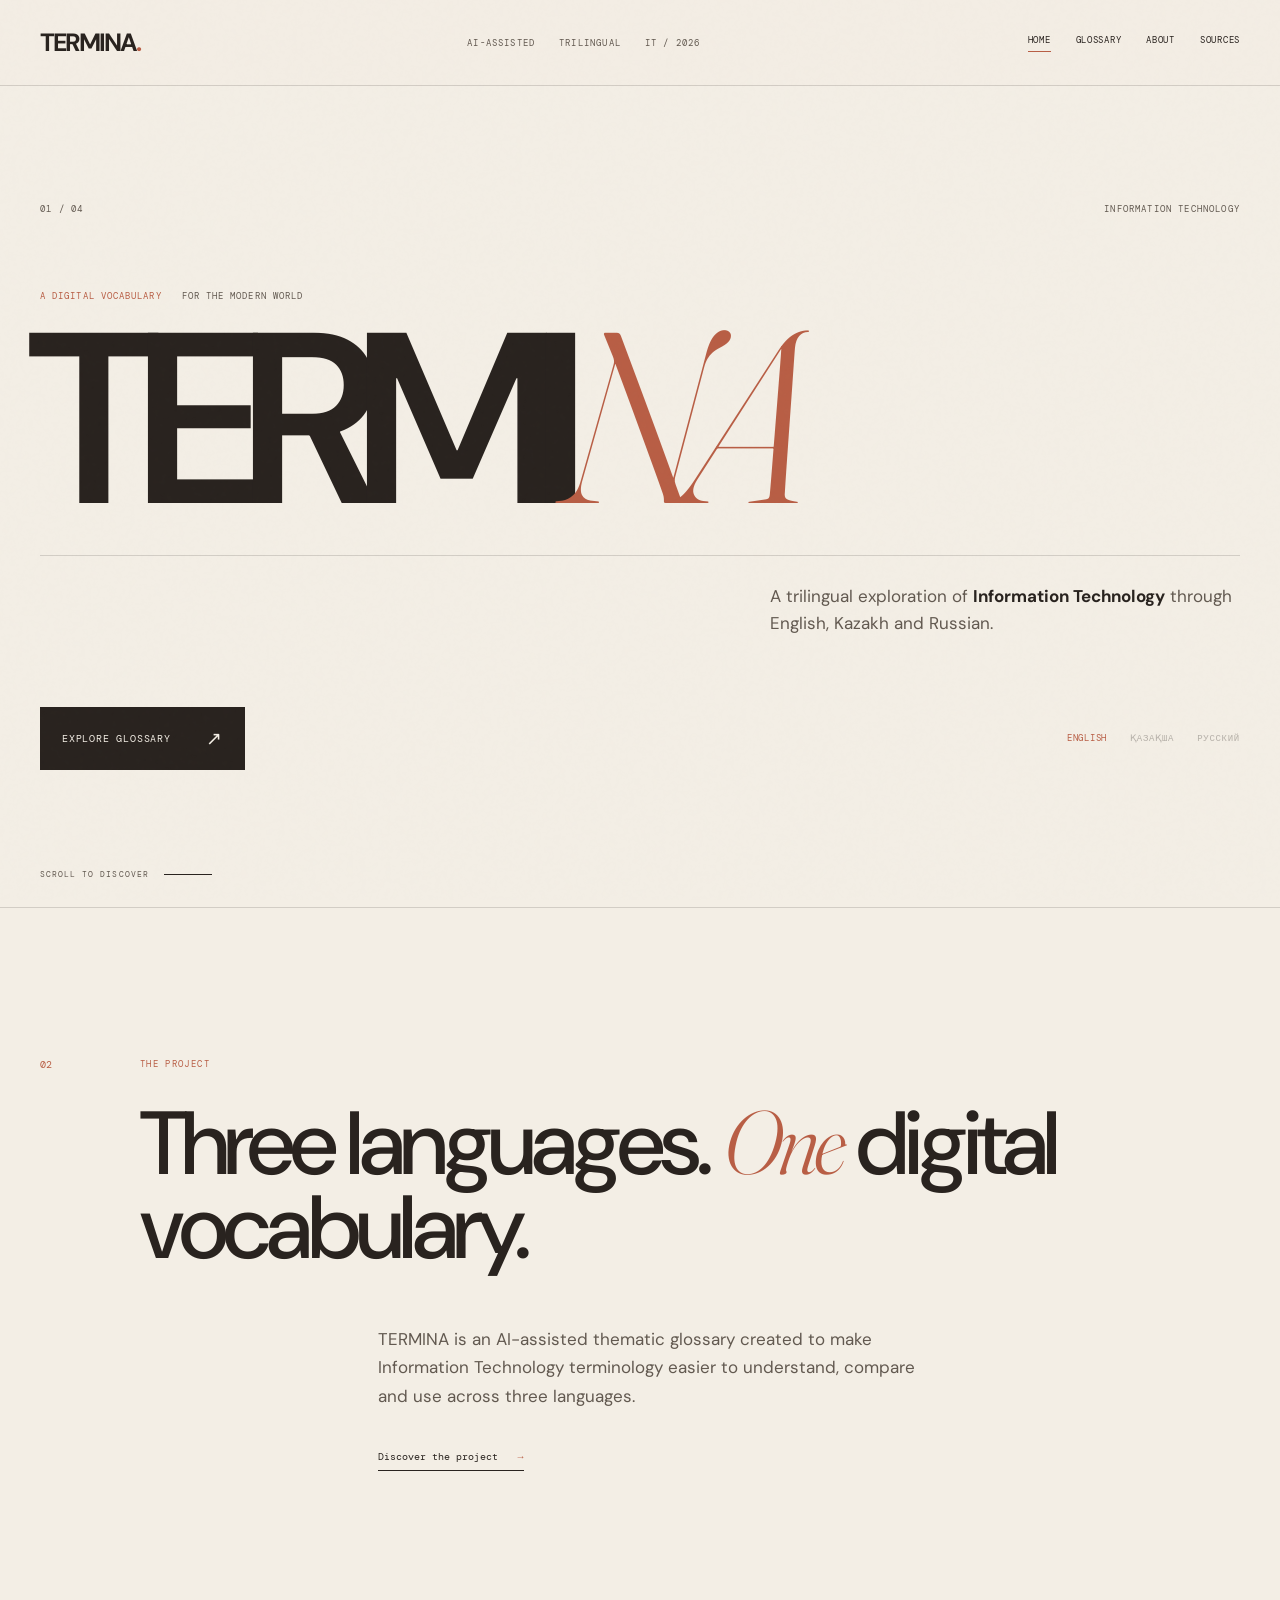
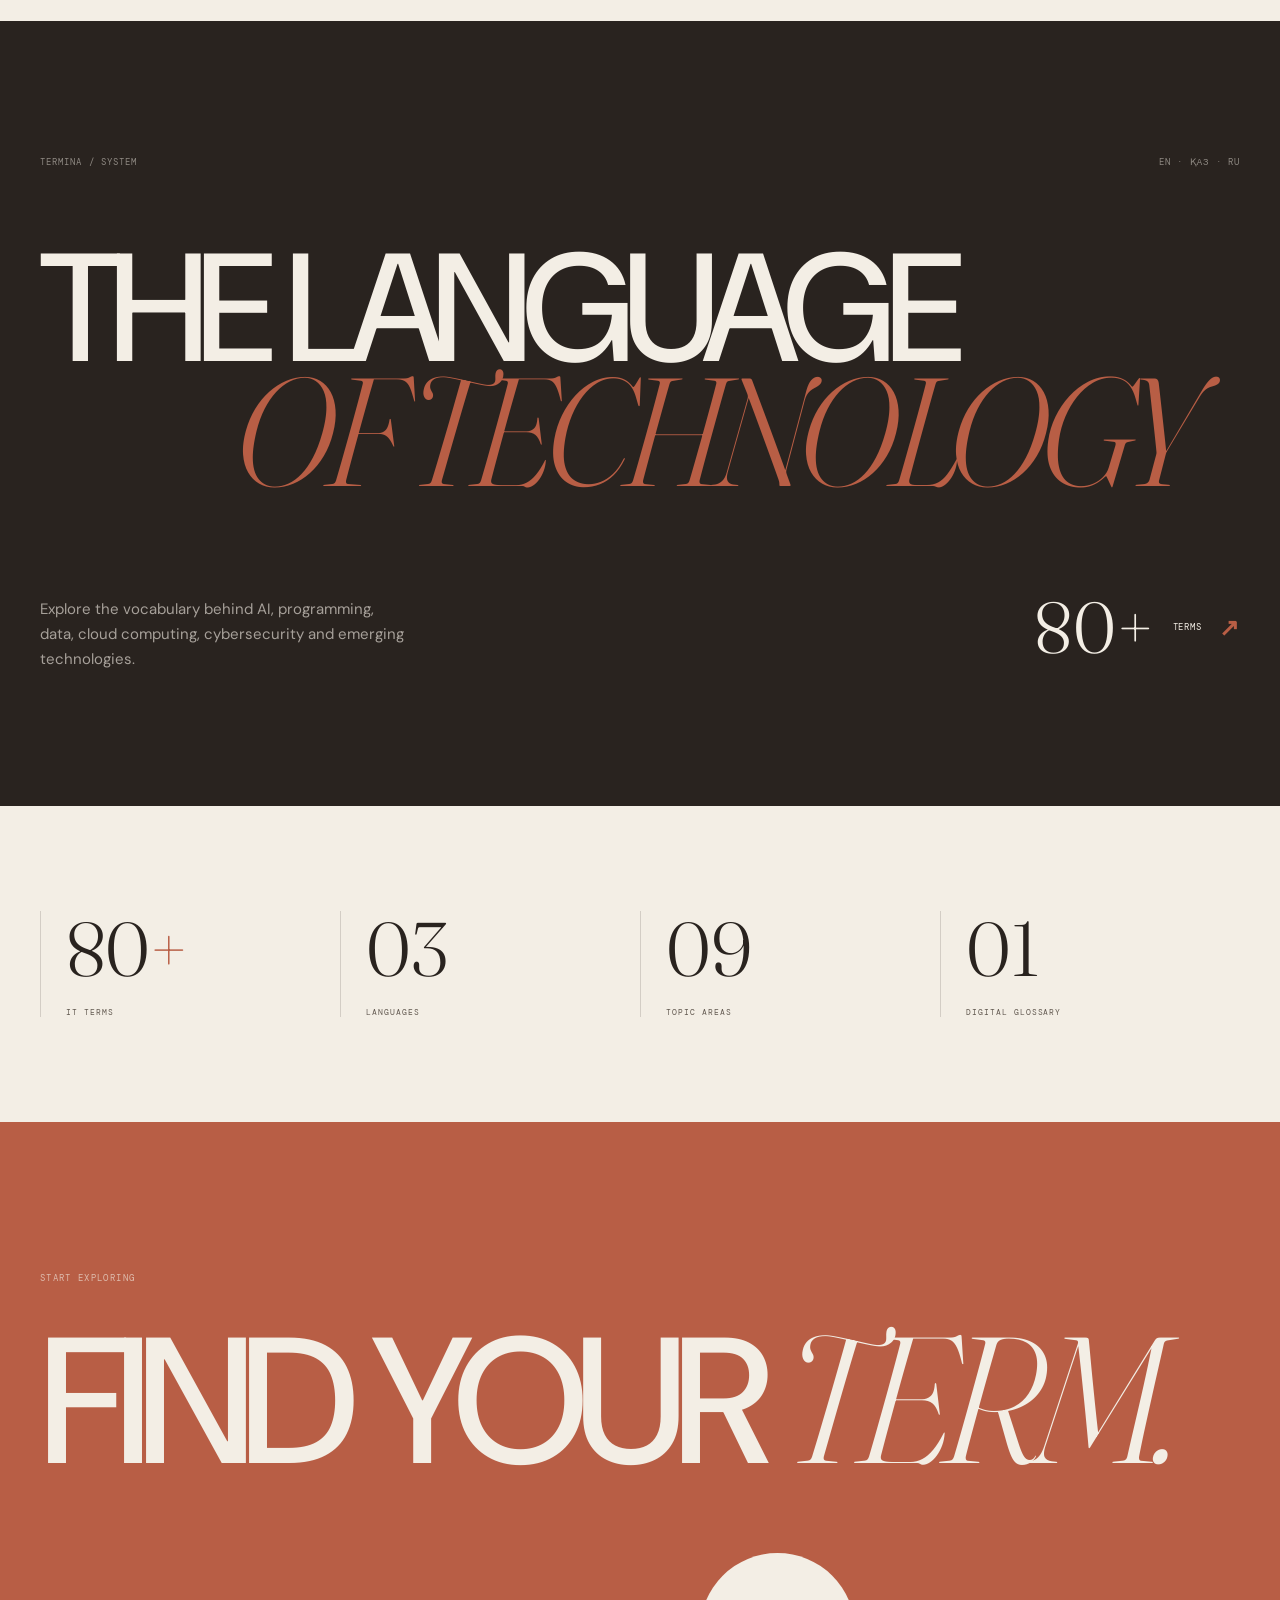
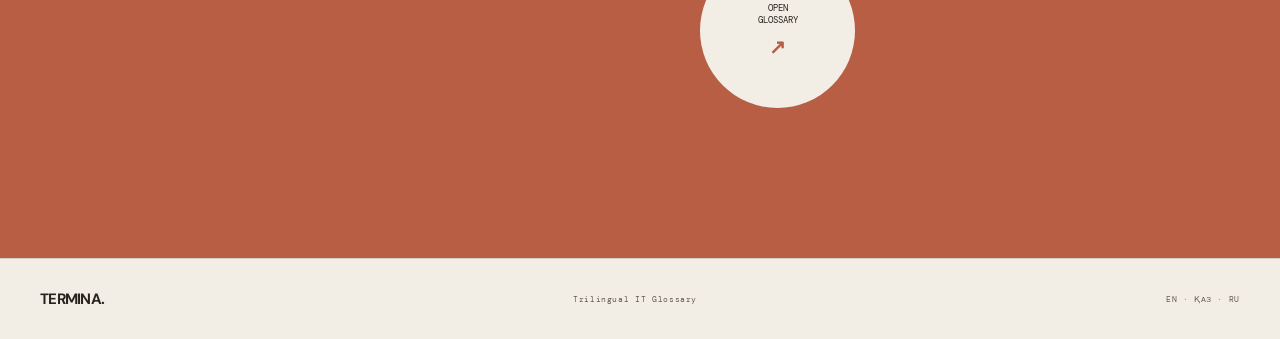
<file: index.html>
<!DOCTYPE html>
<html lang="en">

<head>
    <meta charset="UTF-8">
    <meta name="viewport" content="width=device-width, initial-scale=1.0">

    <title>TERMINA — Trilingual IT Glossary</title>

    <link rel="stylesheet" href="styles.css">
</head>

<body>

<div class="page-noise"></div>

<header class="header">

    <div class="nav container">

        <a href="index.html" class="logo">
            TERMINA<span>.</span>
        </a>

        <div class="nav-center">
            <span>AI-ASSISTED</span>
            <span>TRILINGUAL</span>
            <span>IT / 2026</span>
        </div>

        <nav>
            <a href="index.html" class="active">Home</a>
            <a href="glossary.html">Glossary</a>
            <a href="about.html">About</a>
            <a href="sources.html">Sources</a>
        </nav>

    </div>

</header>


<main>

    <!-- HERO -->

    <section class="hero">

        <div class="hero-orbit orbit-one"></div>
        <div class="hero-orbit orbit-two"></div>

        <div class="hero-shape shape-one"></div>
        <div class="hero-shape shape-two"></div>
        <div class="hero-shape shape-three"></div>

        <div class="container hero-inner">

            <div class="hero-meta">
                <span>01 / 04</span>
                <span>INFORMATION TECHNOLOGY</span>
            </div>

            <div class="hero-title-wrap">

                <p class="hero-small">
                    A DIGITAL VOCABULARY
                    <span>FOR THE MODERN WORLD</span>
                </p>

                <h1 class="hero-title">
                    TERMI<span>NA</span>
                </h1>

                <div class="hero-line"></div>

                <p class="hero-description">
                    A trilingual exploration of
                    <strong>Information Technology</strong>
                    through English, Kazakh and Russian.
                </p>

            </div>


            <div class="hero-bottom">

                <a href="glossary.html" class="mega-button">
                    <span>EXPLORE GLOSSARY</span>
                    <span class="button-arrow">↗</span>
                </a>

                <div class="language-cycle">

                    <span class="language active-lang">ENGLISH</span>
                    <span>ҚАЗАҚША</span>
                    <span>РУССКИЙ</span>

                </div>

            </div>

        </div>


        <div class="scroll-indicator">
            <span>SCROLL TO DISCOVER</span>
            <div></div>
        </div>

    </section>


    <!-- INTRO -->

    <section class="intro-section container">

        <div class="section-number">
            02
        </div>

        <div class="intro-content">

            <p class="eyebrow">
                THE PROJECT
            </p>

            <h2>
                Three languages.
                <em>One</em> digital vocabulary.
            </h2>

            <p class="intro-text">
                TERMINA is an AI-assisted thematic glossary
                created to make Information Technology
                terminology easier to understand,
                compare and use across three languages.
            </p>

            <a href="about.html" class="text-link">
                Discover the project
                <span>→</span>
            </a>

        </div>

    </section>


    <!-- BIG STATEMENT -->

    <section class="statement-section">

        <div class="container">

            <div class="statement-top">
                <span>TERMINA / SYSTEM</span>
                <span>EN · ҚАЗ · RU</span>
            </div>

            <h2>
                THE LANGUAGE
                <span>OF TECHNOLOGY</span>
            </h2>

            <div class="statement-bottom">

                <p>
                    Explore the vocabulary behind AI,
                    programming, data, cloud computing,
                    cybersecurity and emerging technologies.
                </p>

                <a href="glossary.html">
                    <span>80+</span>
                    TERMS
                    <b>↗</b>
                </a>

            </div>

        </div>

    </section>


    <!-- STATS -->

    <section class="stats-section container">

        <div class="stat-big">
            <strong>80<span>+</span></strong>
            <small>IT TERMS</small>
        </div>

        <div class="stat-big">
            <strong>03</strong>
            <small>LANGUAGES</small>
        </div>

        <div class="stat-big">
            <strong>09</strong>
            <small>TOPIC AREAS</small>
        </div>

        <div class="stat-big">
            <strong>01</strong>
            <small>DIGITAL GLOSSARY</small>
        </div>

    </section>


    <!-- CTA -->

    <section class="final-cta">

        <div class="container">

            <p class="eyebrow">
                START EXPLORING
            </p>

            <h2>
                FIND YOUR
                <em>TERM.</em>
            </h2>

            <a href="glossary.html" class="circle-button">
                <span>OPEN</span>
                <span>GLOSSARY</span>
                <b>↗</b>
            </a>

        </div>

    </section>

</main>


<footer>

    <div class="container footer-inner">

        <span>TERMINA.</span>

        <span>
            Trilingual IT Glossary
        </span>

        <span>
            EN · ҚАЗ · RU
        </span>

    </div>

</footer>


<script src="app.js"></script>

</body>
</html>
</file>
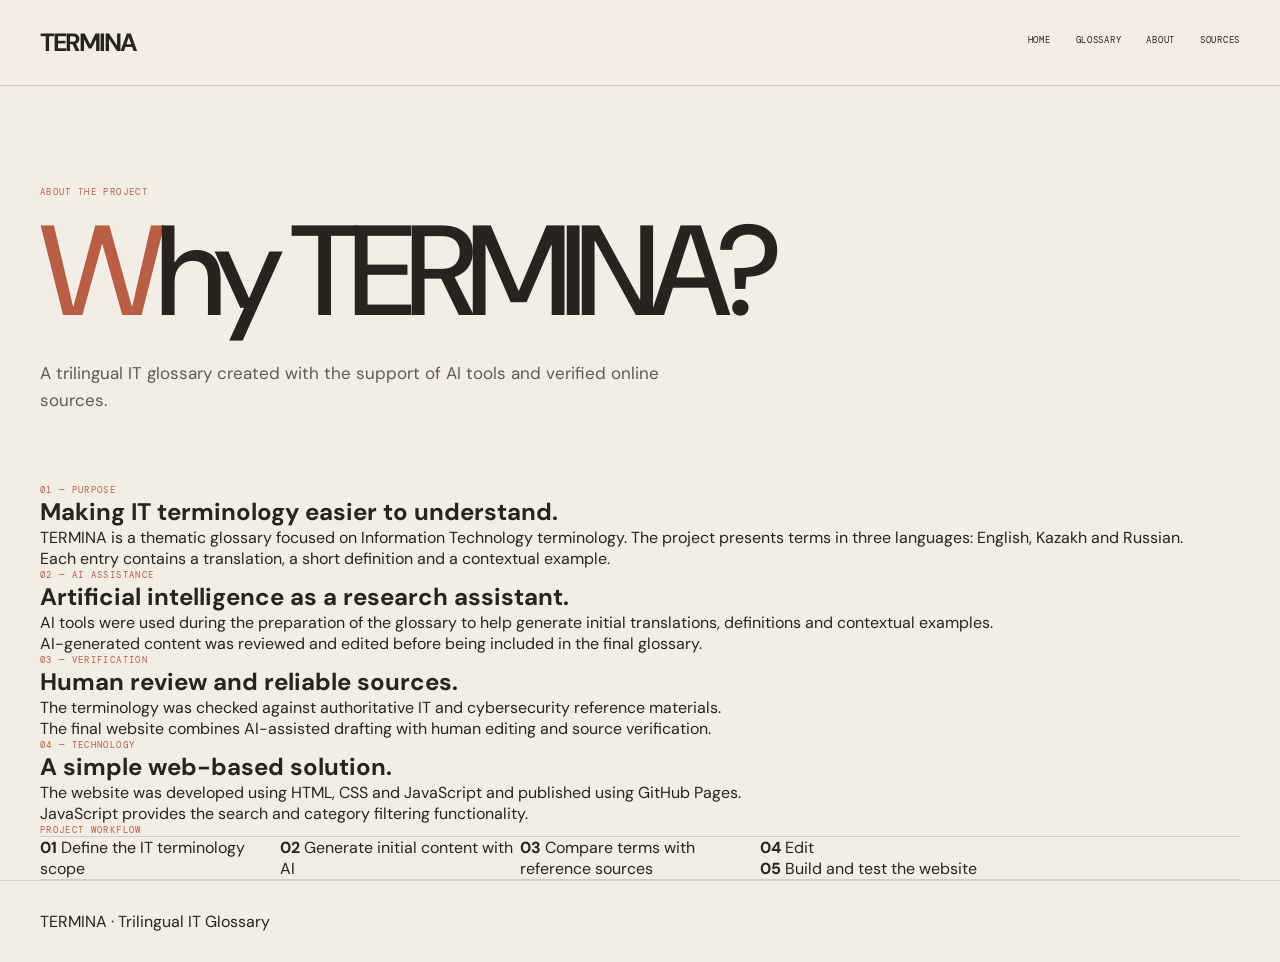
<file: about.html>
<!DOCTYPE html>
<html lang="en">

<head>
    <meta charset="UTF-8">
    <meta name="viewport" content="width=device-width, initial-scale=1.0">

    <title>About — TERMINA</title>

    <link rel="stylesheet" href="styles.css">
</head>

<body>

<header class="header">

    <div class="container nav">

        <a href="index.html" class="logo">
            TERMINA
        </a>

        <nav>
            <a href="index.html">Home</a>
            <a href="glossary.html">Glossary</a>
            <a href="about.html">About</a>
            <a href="sources.html">Sources</a>
        </nav>

    </div>

</header>


<main>

<section class="page-header container">

    <p class="eyebrow">
        ABOUT THE PROJECT
    </p>

    <h1>
        Why TERMINA?
    </h1>

    <p>
        A trilingual IT glossary created with the support
        of AI tools and verified online sources.
    </p>

</section>


<section class="about-content container">

    <div class="about-block">

        <p class="eyebrow">
            01 — PURPOSE
        </p>

        <h2>
            Making IT terminology easier to understand.
        </h2>

        <p>
            TERMINA is a thematic glossary focused on
            Information Technology terminology.
            The project presents terms in three languages:
            English, Kazakh and Russian.
        </p>

        <p>
            Each entry contains a translation, a short
            definition and a contextual example.
        </p>

    </div>


    <div class="about-block">

        <p class="eyebrow">
            02 — AI ASSISTANCE
        </p>

        <h2>
            Artificial intelligence as a research assistant.
        </h2>

        <p>
            AI tools were used during the preparation of
            the glossary to help generate initial translations,
            definitions and contextual examples.
        </p>

        <p>
            AI-generated content was reviewed and edited
            before being included in the final glossary.
        </p>

    </div>


    <div class="about-block">

        <p class="eyebrow">
            03 — VERIFICATION
        </p>

        <h2>
            Human review and reliable sources.
        </h2>

        <p>
            The terminology was checked against authoritative
            IT and cybersecurity reference materials.
        </p>

        <p>
            The final website combines AI-assisted drafting
            with human editing and source verification.
        </p>

    </div>


    <div class="about-block">

        <p class="eyebrow">
            04 — TECHNOLOGY
        </p>

        <h2>
            A simple web-based solution.
        </h2>

        <p>
            The website was developed using HTML, CSS and
            JavaScript and published using GitHub Pages.
        </p>

        <p>
            JavaScript provides the search and category
            filtering functionality.
        </p>

    </div>

</section>


<section class="container project-method">

    <p class="eyebrow">
        PROJECT WORKFLOW
    </p>

    <div class="workflow">

        <div>
            <strong>01</strong>
            <span>Define the IT terminology scope</span>
        </div>

        <div>
            <strong>02</strong>
            <span>Generate initial content with AI</span>
        </div>

        <div>
            <strong>03</strong>
            <span>Compare terms with reference sources</span>
        </div>

        <div>
            <strong>04</strong>
            <span>Edit
        <div>
            <strong>05</strong>
            <span>Build and test the website</span>
        </div>

    </div>

</section>

</main>


<footer>

    <div class="container">
        TERMINA · Trilingual IT Glossary
    </div>

</footer>


</body>
</html>
</file>
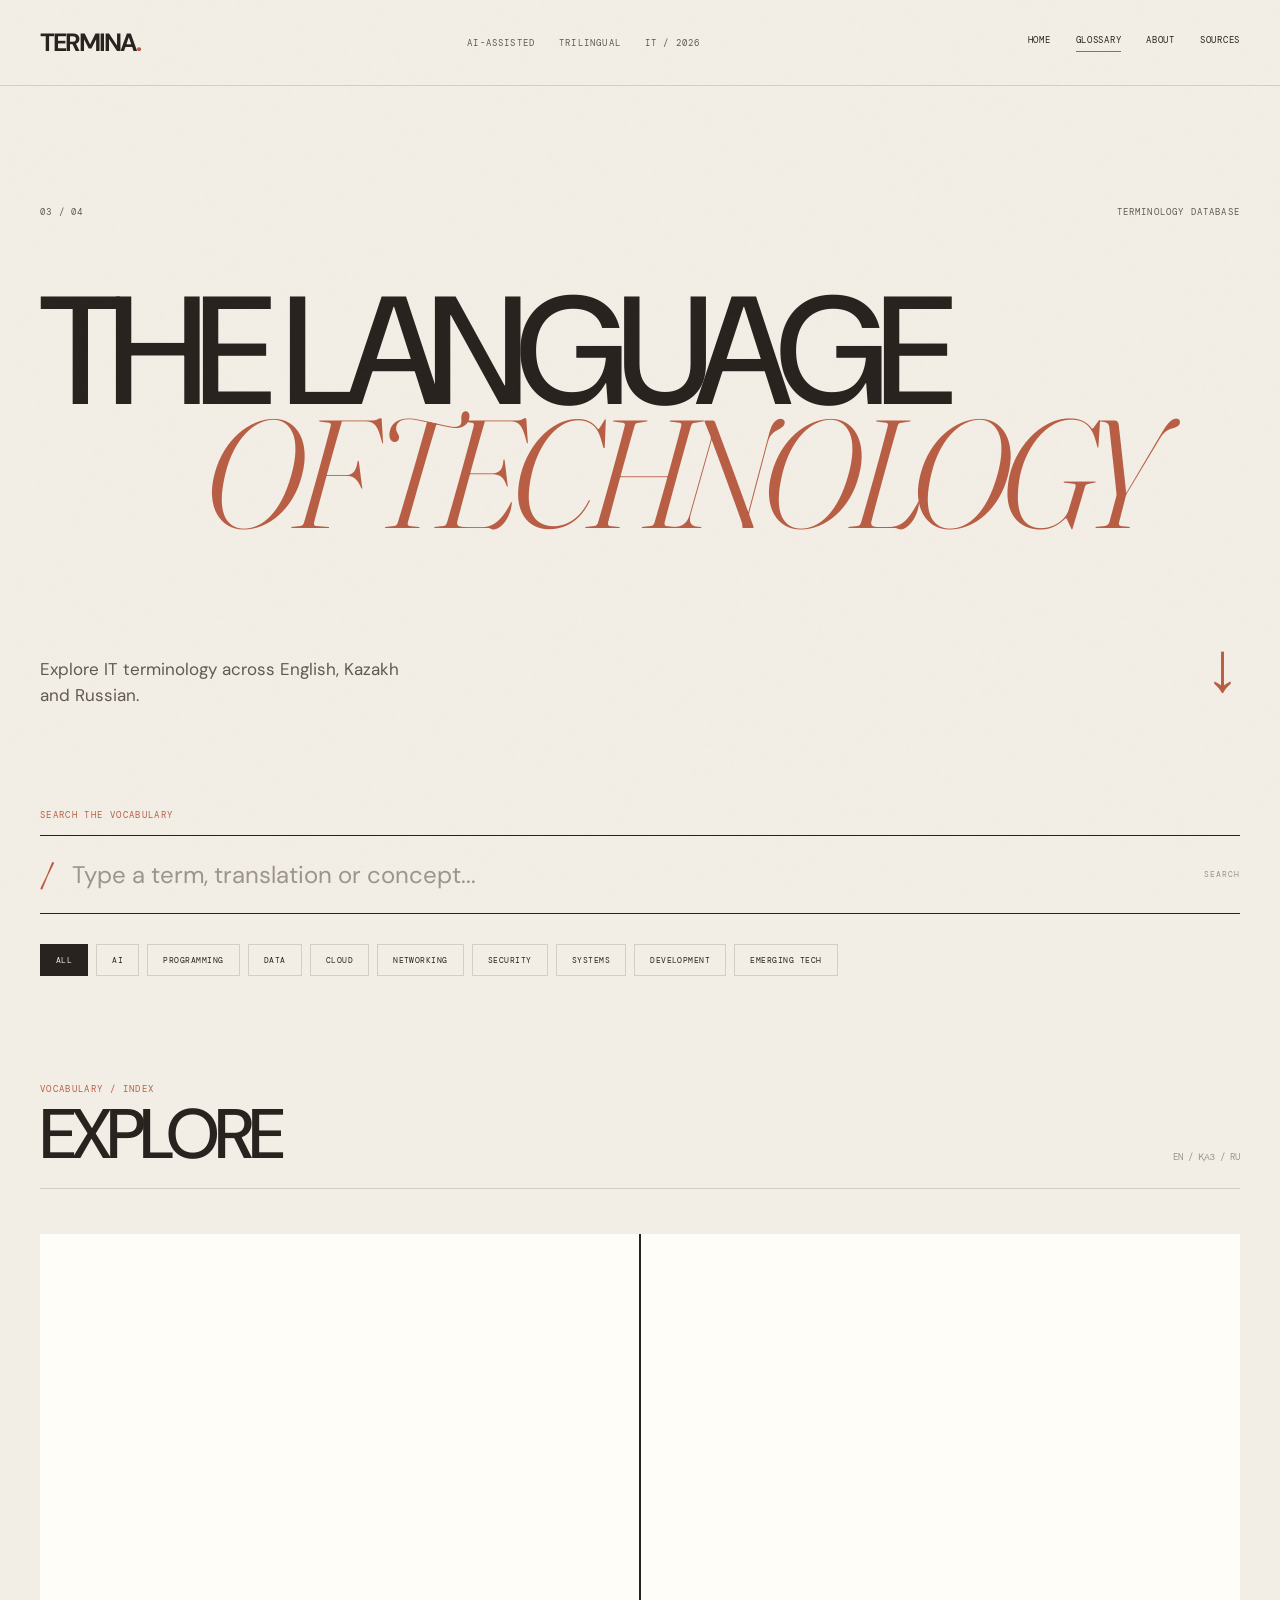
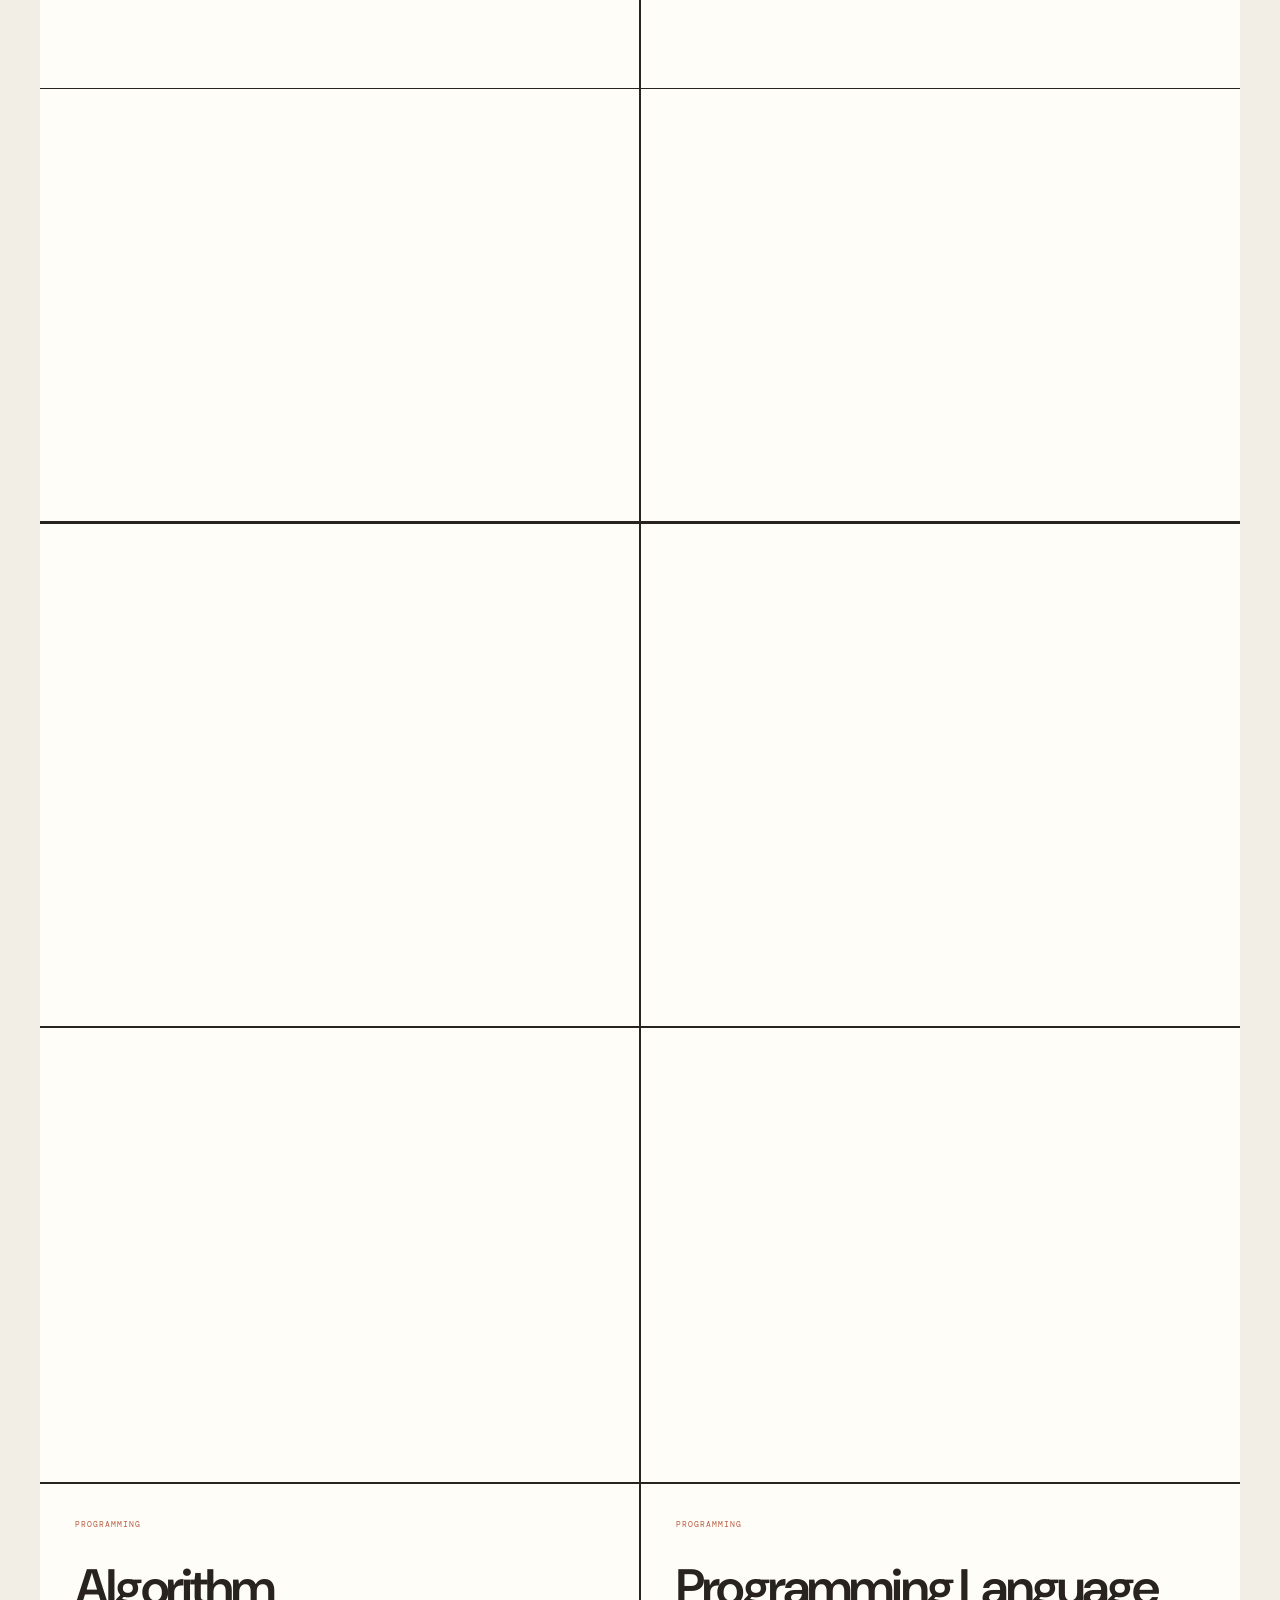
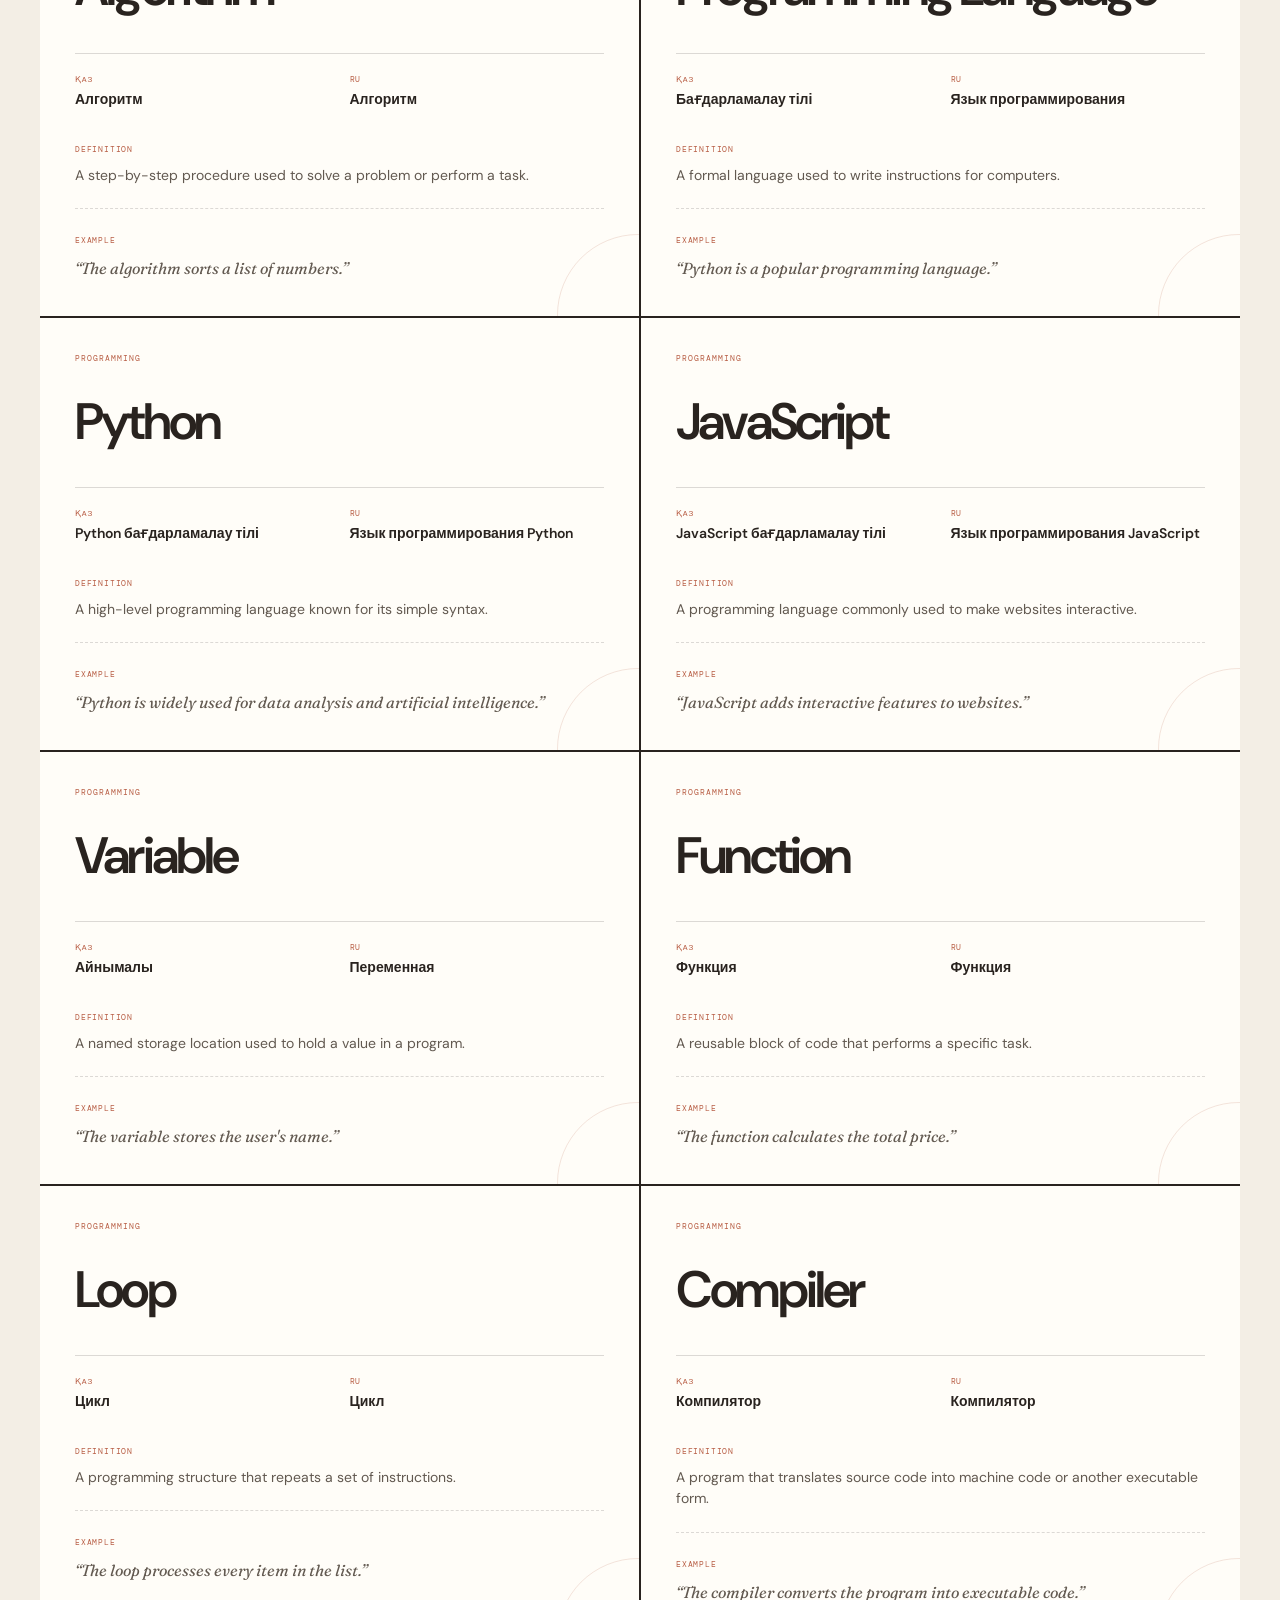
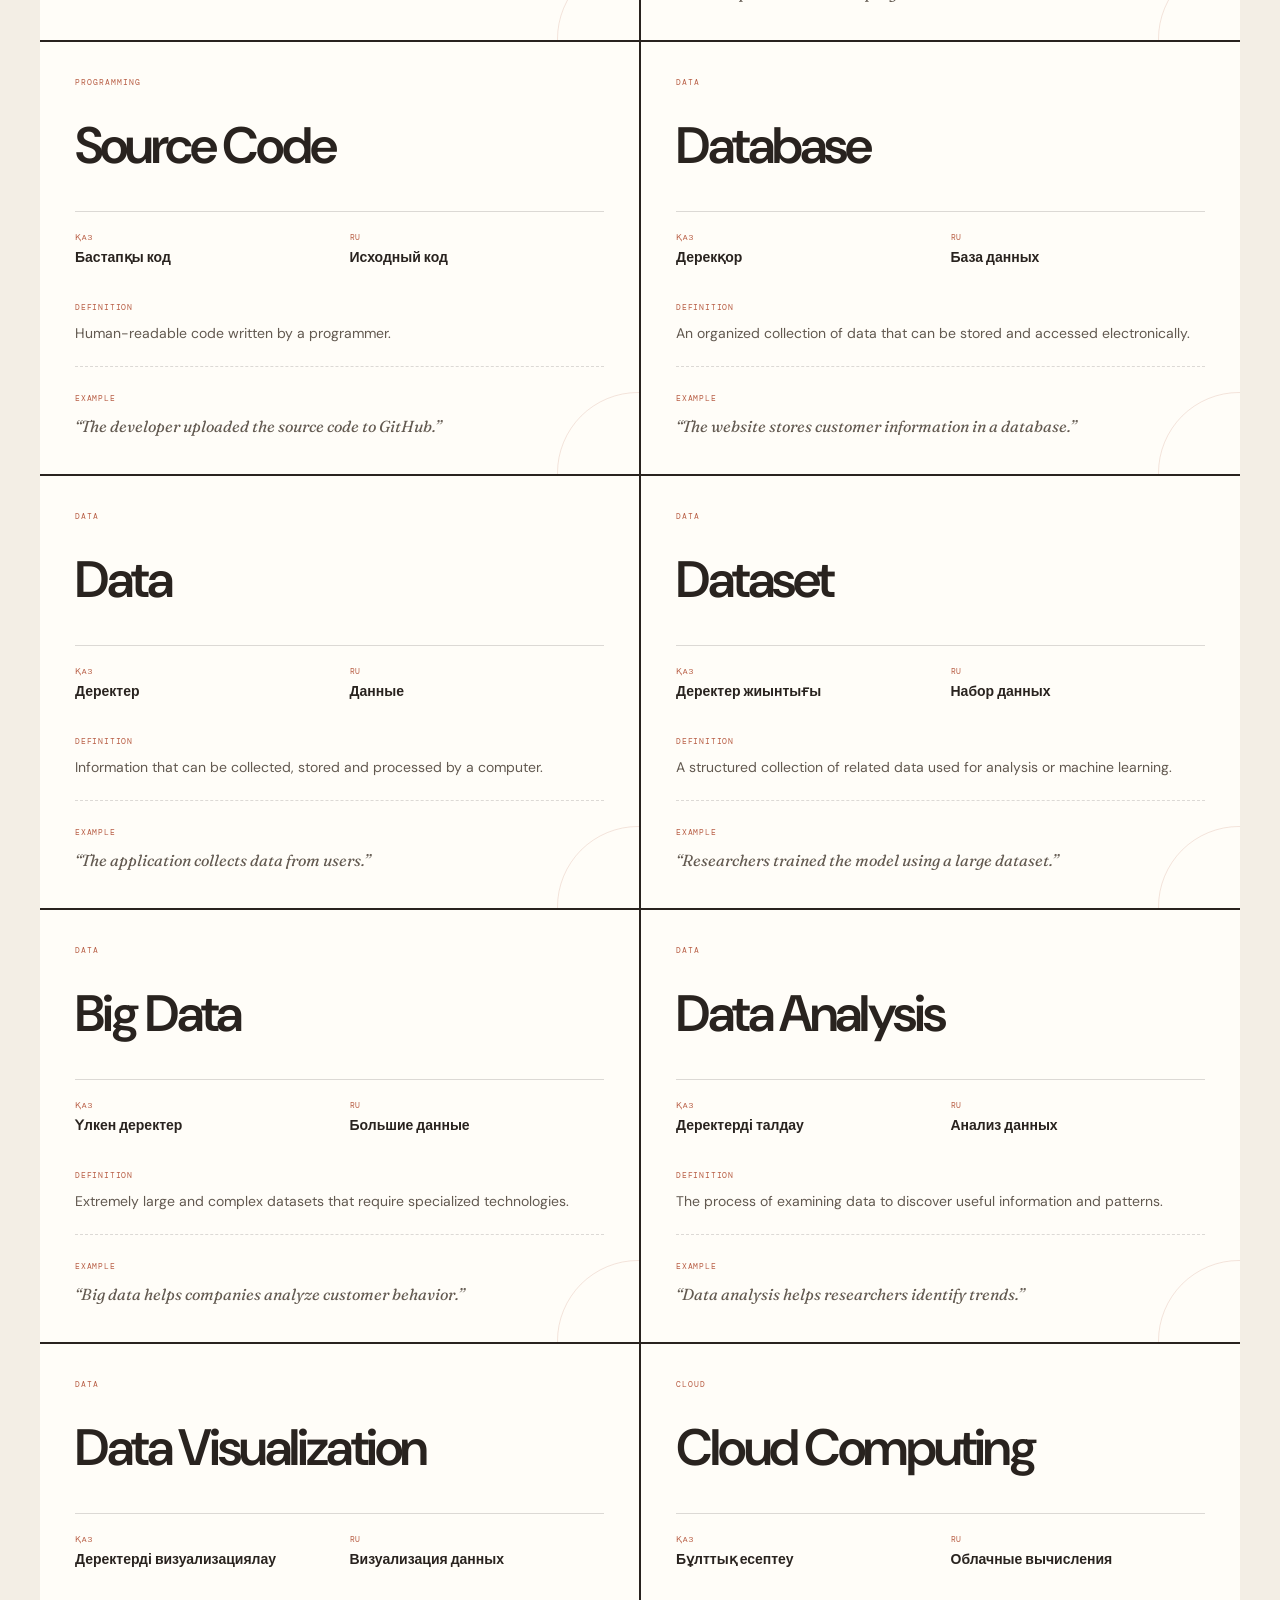
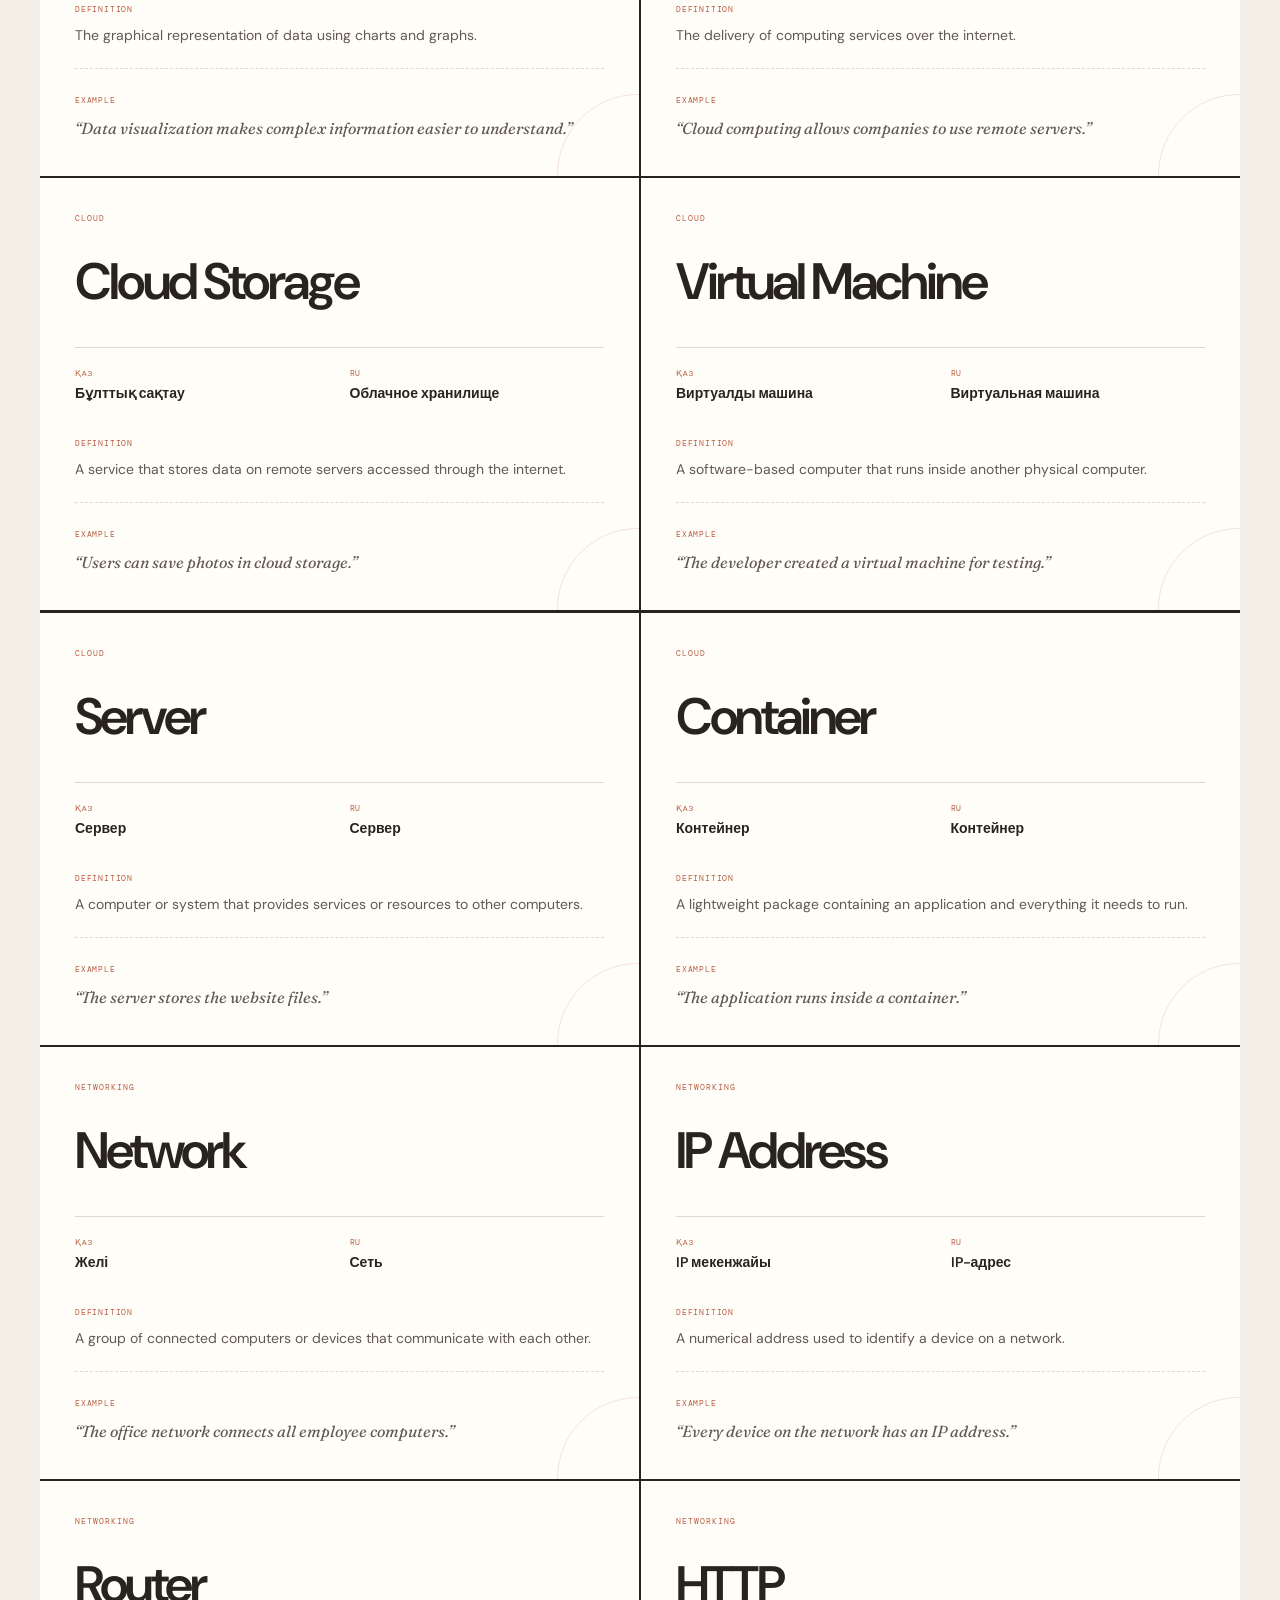
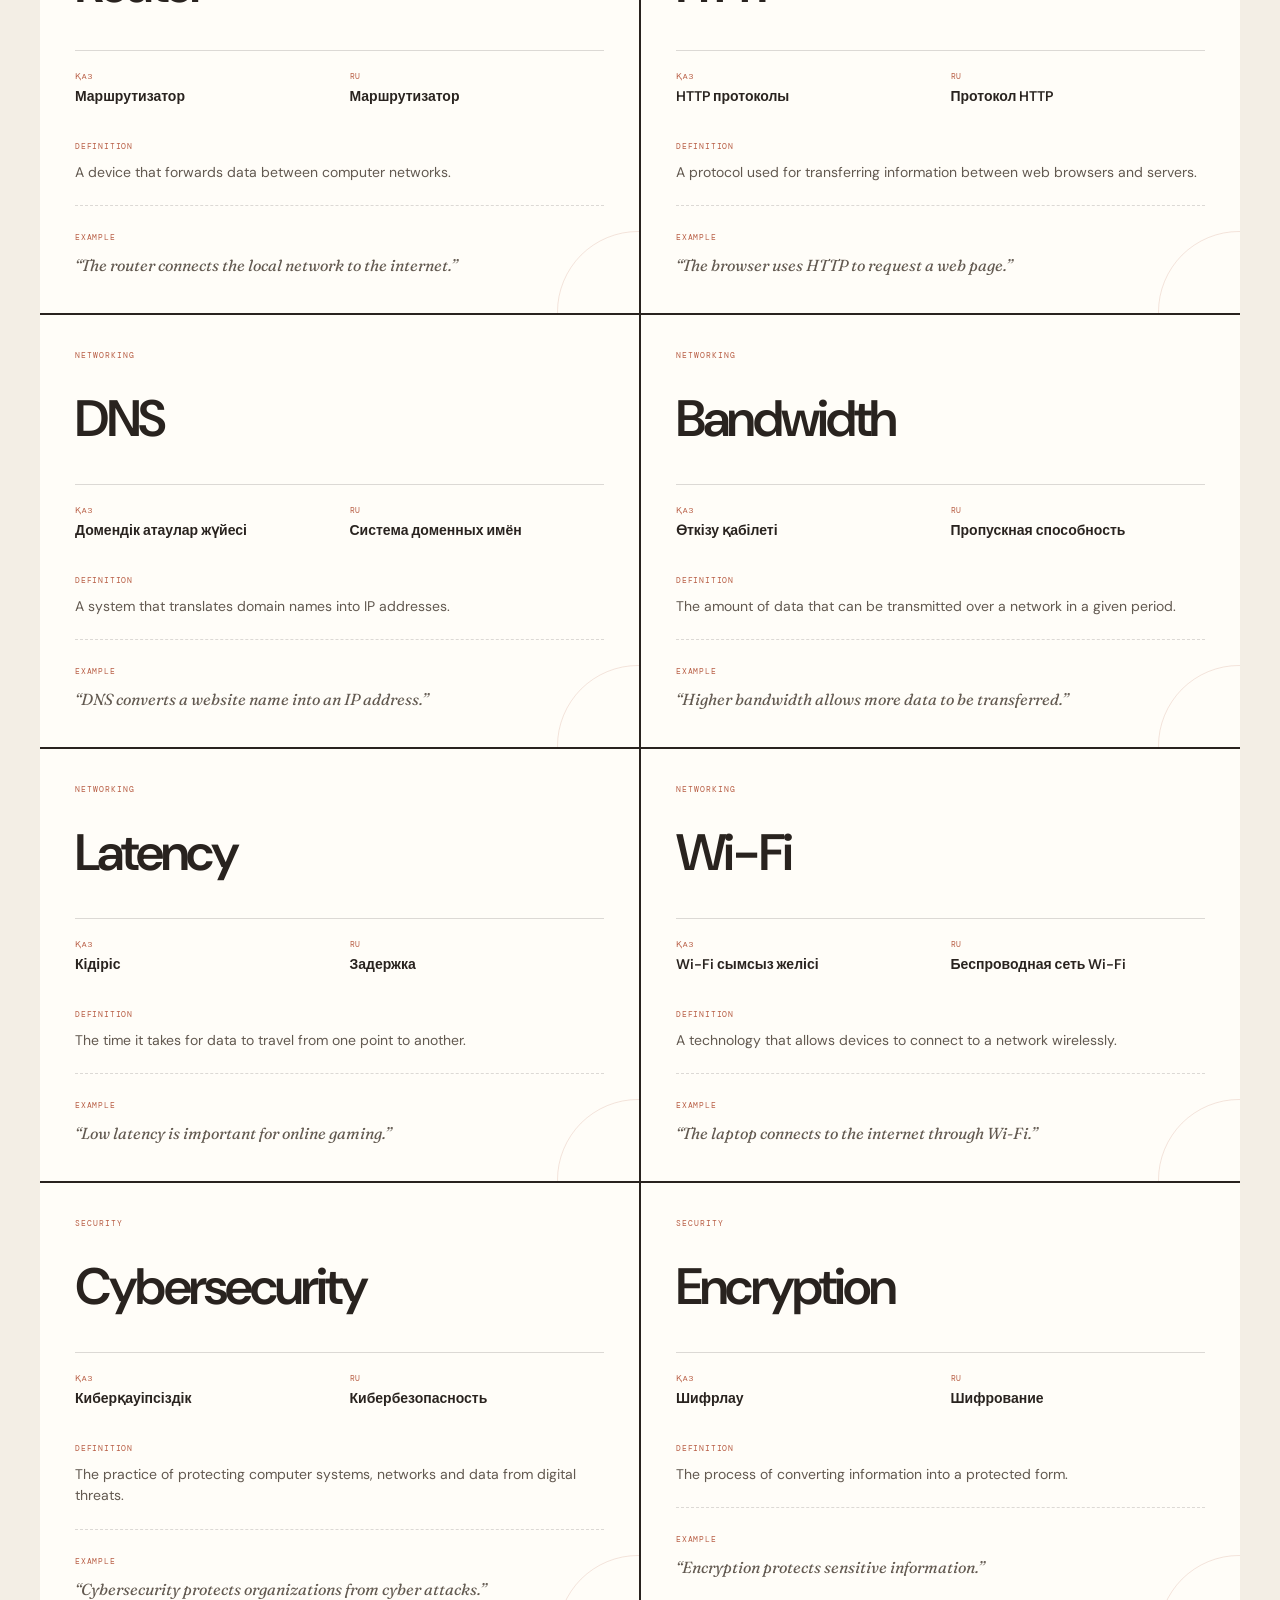
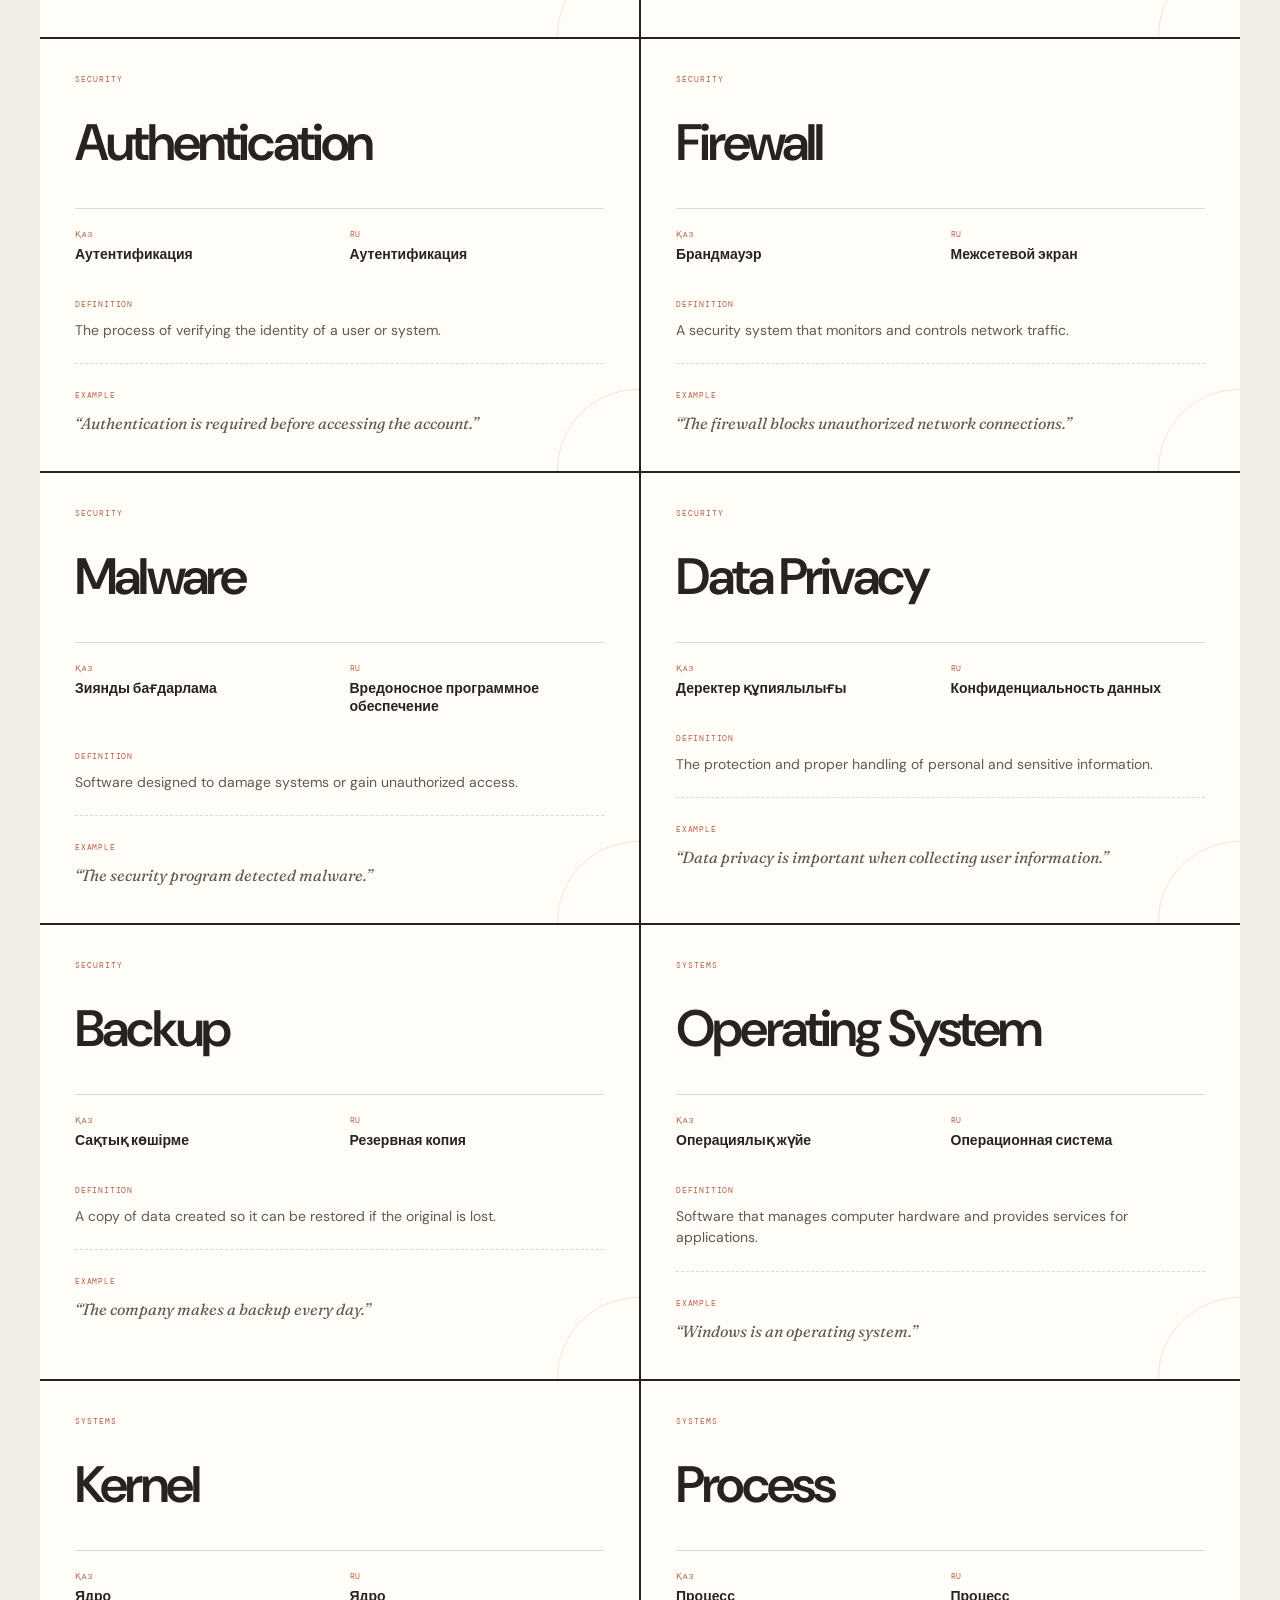
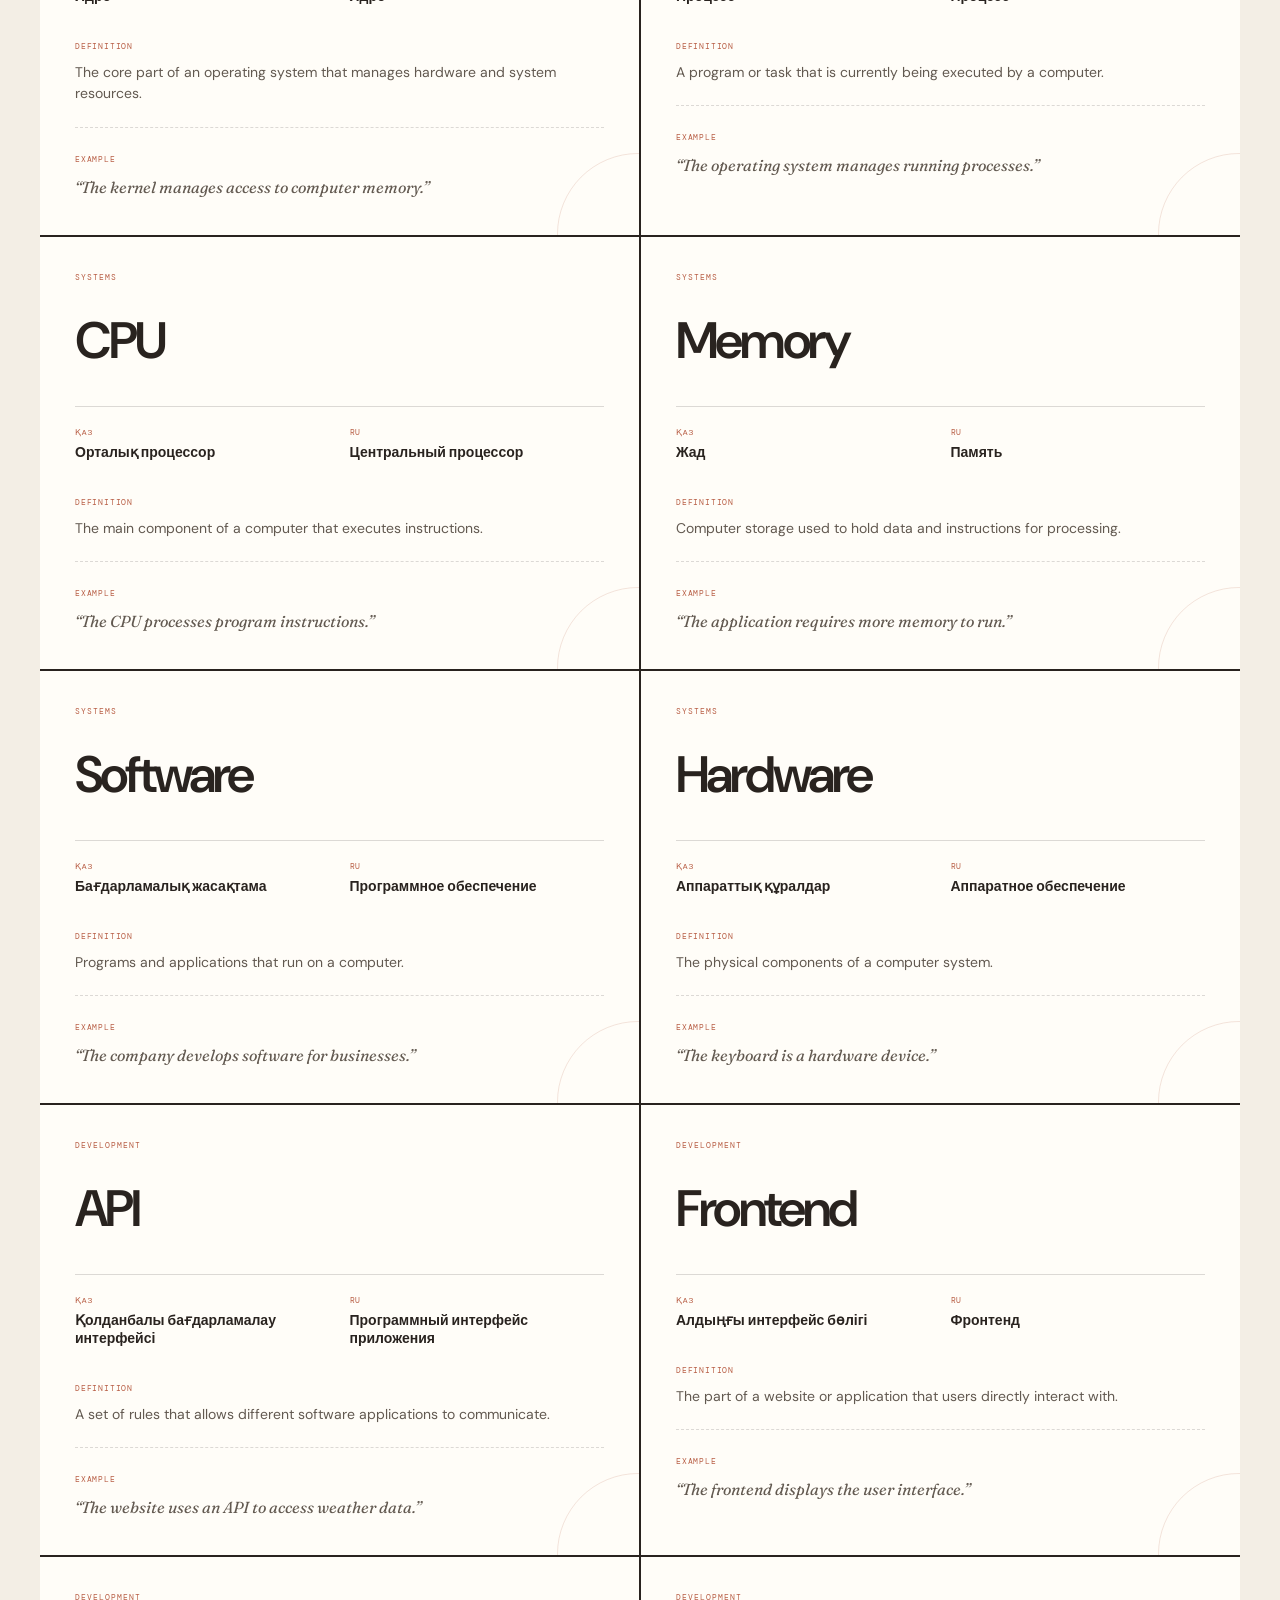
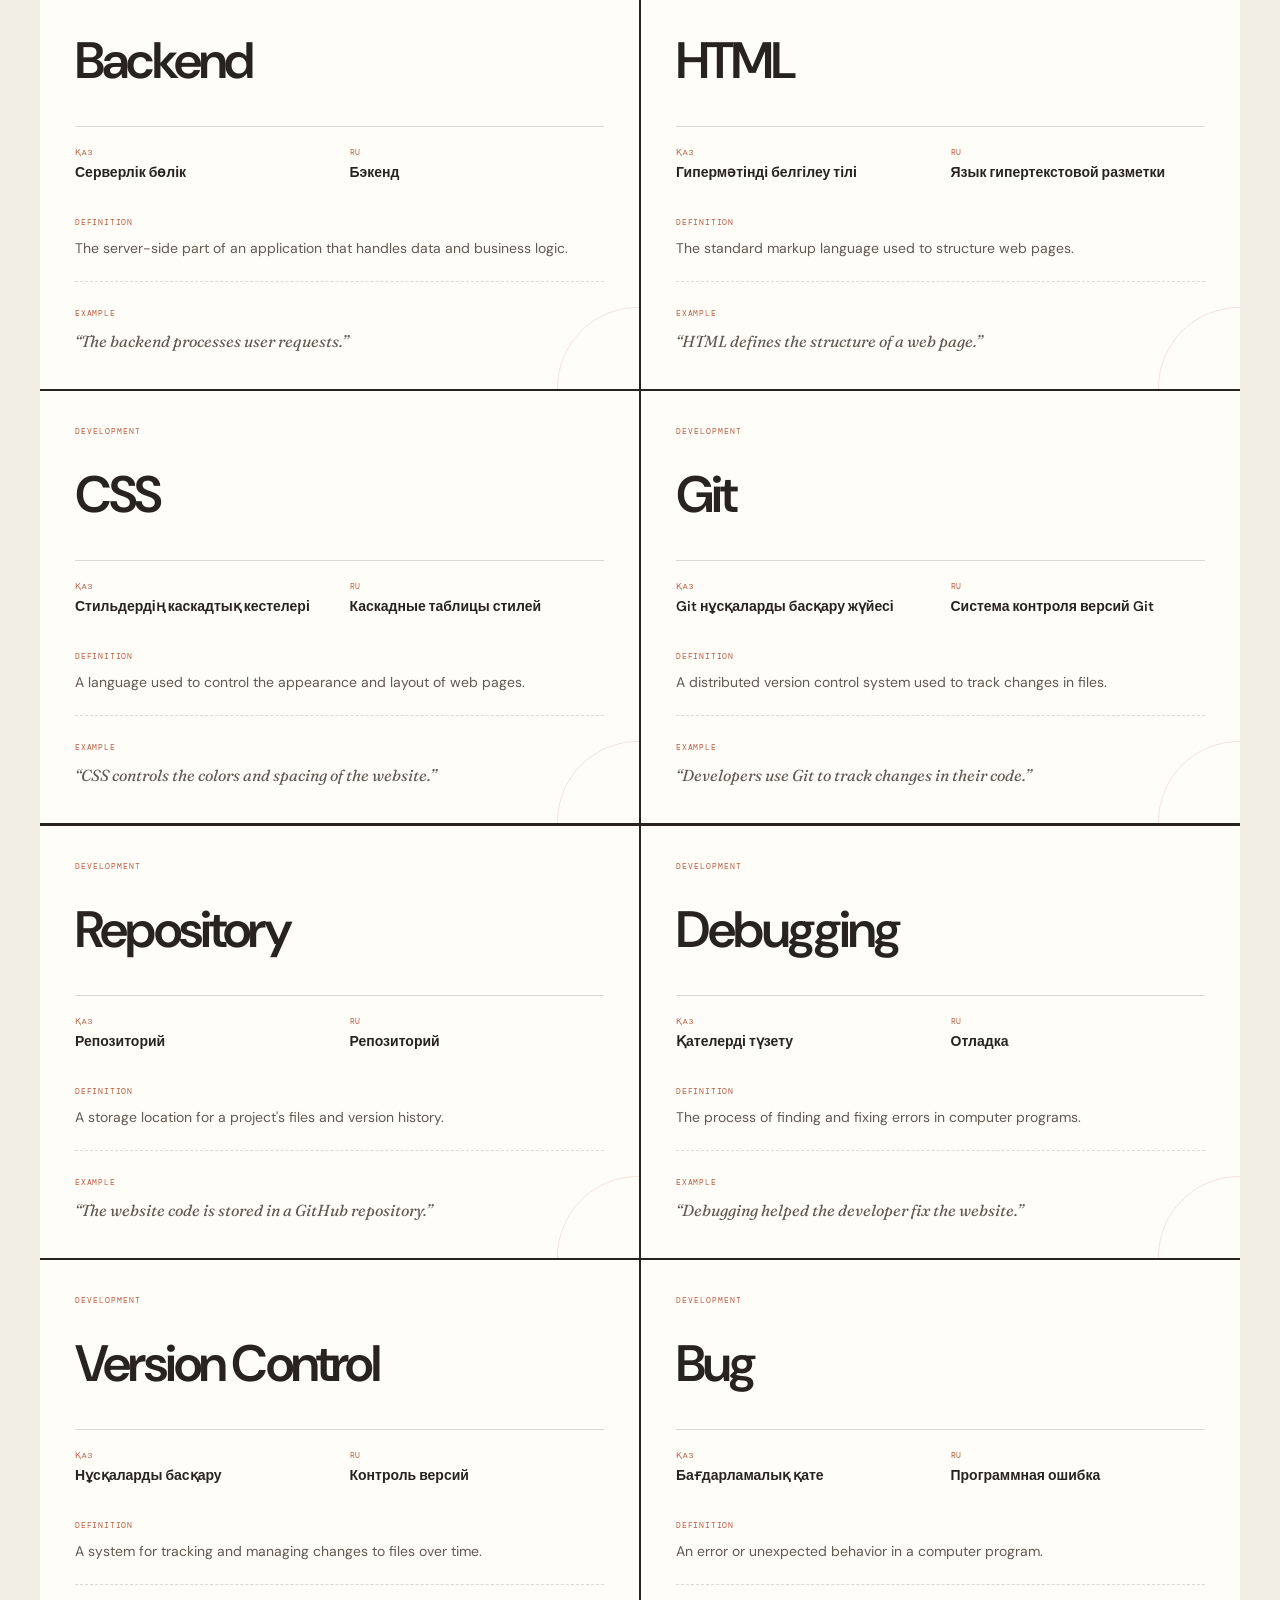
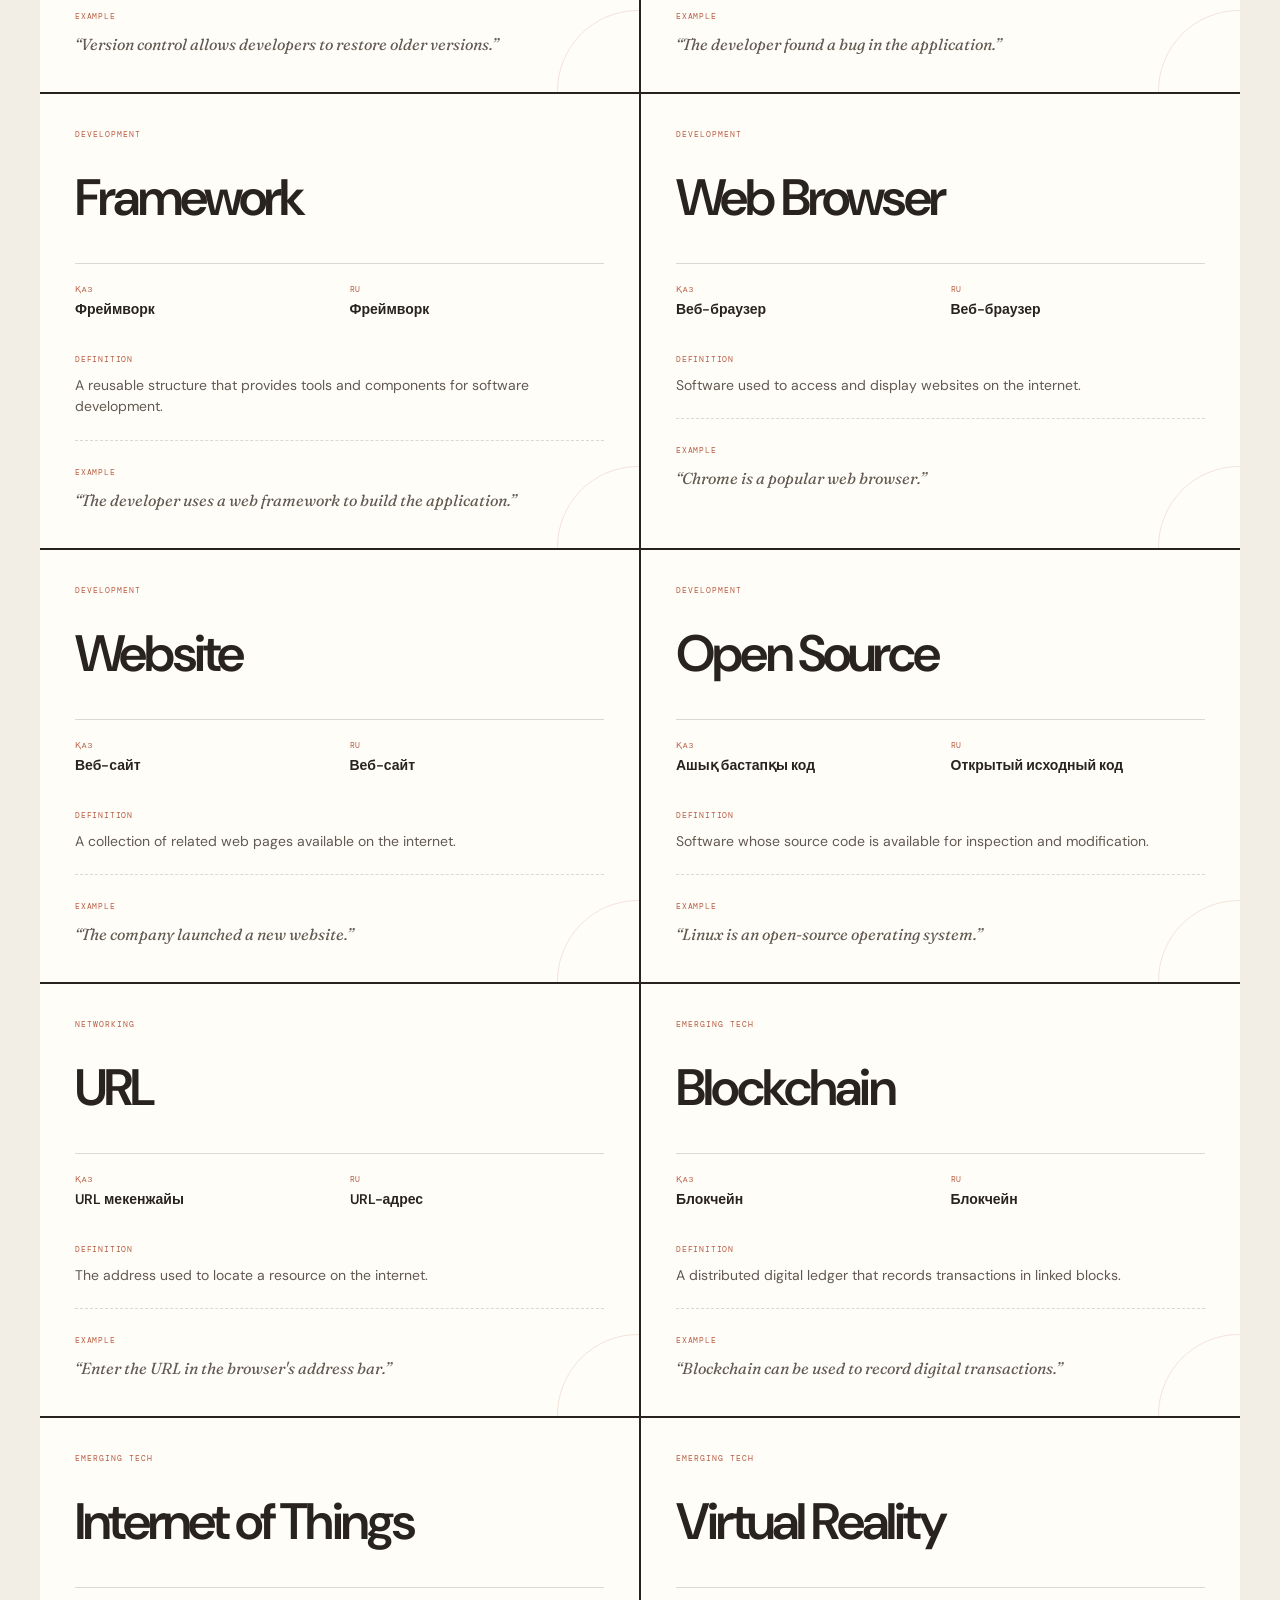
<file: glossary.html>
<!DOCTYPE html>
<html lang="en">

<head>

    <meta charset="UTF-8">
    <meta name="viewport" content="width=device-width, initial-scale=1.0">

    <title>Glossary — TERMINA</title>

    <link rel="stylesheet" href="styles.css">

</head>

<body>

<div class="page-noise"></div>

<header class="header">

    <div class="nav container">

        <a href="index.html" class="logo">
            TERMINA<span>.</span>
        </a>

        <div class="nav-center">
            <span>AI-ASSISTED</span>
            <span>TRILINGUAL</span>
            <span>IT / 2026</span>
        </div>

        <nav>
            <a href="index.html">Home</a>
            <a href="glossary.html" class="active">Glossary</a>
            <a href="about.html">About</a>
            <a href="sources.html">Sources</a>
        </nav>

    </div>

</header>


<main>

    <!-- GLOSSARY HERO -->

    <section class="glossary-hero container">

        <div class="glossary-hero-top">

            <span>03 / 04</span>

            <span>
                TERMINOLOGY DATABASE
            </span>

        </div>

        <h1>
            THE LANGUAGE
            <em>OF TECHNOLOGY</em>
        </h1>

        <div class="glossary-intro-row">

            <p>
                Explore IT terminology across
                English, Kazakh and Russian.
            </p>

            <span class="giant-arrow">
                ↓
            </span>

        </div>

    </section>


    <!-- SEARCH -->

    <section class="search-section container">

        <div class="search-label">
            SEARCH THE VOCABULARY
        </div>

        <div class="search-box">

            <span class="search-icon">
                /
            </span>

            <input
                type="text"
                id="searchInput"
                placeholder="Type a term, translation or concept..."
            >

            <span class="search-key">
                SEARCH
            </span>

        </div>


        <div class="categories" id="categories">

            <button
                class="category active"
                data-category="All">
                ALL
            </button>

            <button
                class="category"
                data-category="AI">
                AI
            </button>

            <button
                class="category"
                data-category="Programming">
                PROGRAMMING
            </button>

            <button
                class="category"
                data-category="Data">
                DATA
            </button>

            <button
                class="category"
                data-category="Cloud">
                CLOUD
            </button>

            <button
                class="category"
                data-category="Networking">
                NETWORKING
            </button>

            <button
                class="category"
                data-category="Security">
                SECURITY
            </button>

            <button
                class="category"
                data-category="Systems">
                SYSTEMS
            </button>

            <button
                class="category"
                data-category="Development">
                DEVELOPMENT
            </button>

            <button
                class="category"
                data-category="Emerging Tech">
                EMERGING TECH
            </button>

        </div>

    </section>


    <!-- TERMS -->

    <section class="terms-section container">

        <div class="terms-heading">

            <div>
                <span class="eyebrow">
                    VOCABULARY / INDEX
                </span>

                <h2>
                    EXPLORE
                </h2>
            </div>

            <span class="terms-mark">
                EN / ҚАЗ / RU
            </span>

        </div>


        <div
            id="glossaryGrid"
            class="glossary-grid">
        </div>

    </section>

</main>


<footer>

    <div class="container footer-inner">

        <span>TERMINA.</span>

        <span>
            Trilingual IT Glossary
        </span>

        <span>
            EN · ҚАЗ · RU
        </span>

    </div>

</footer>


<script src="app.js"></script>

</body>

</html>
</file>
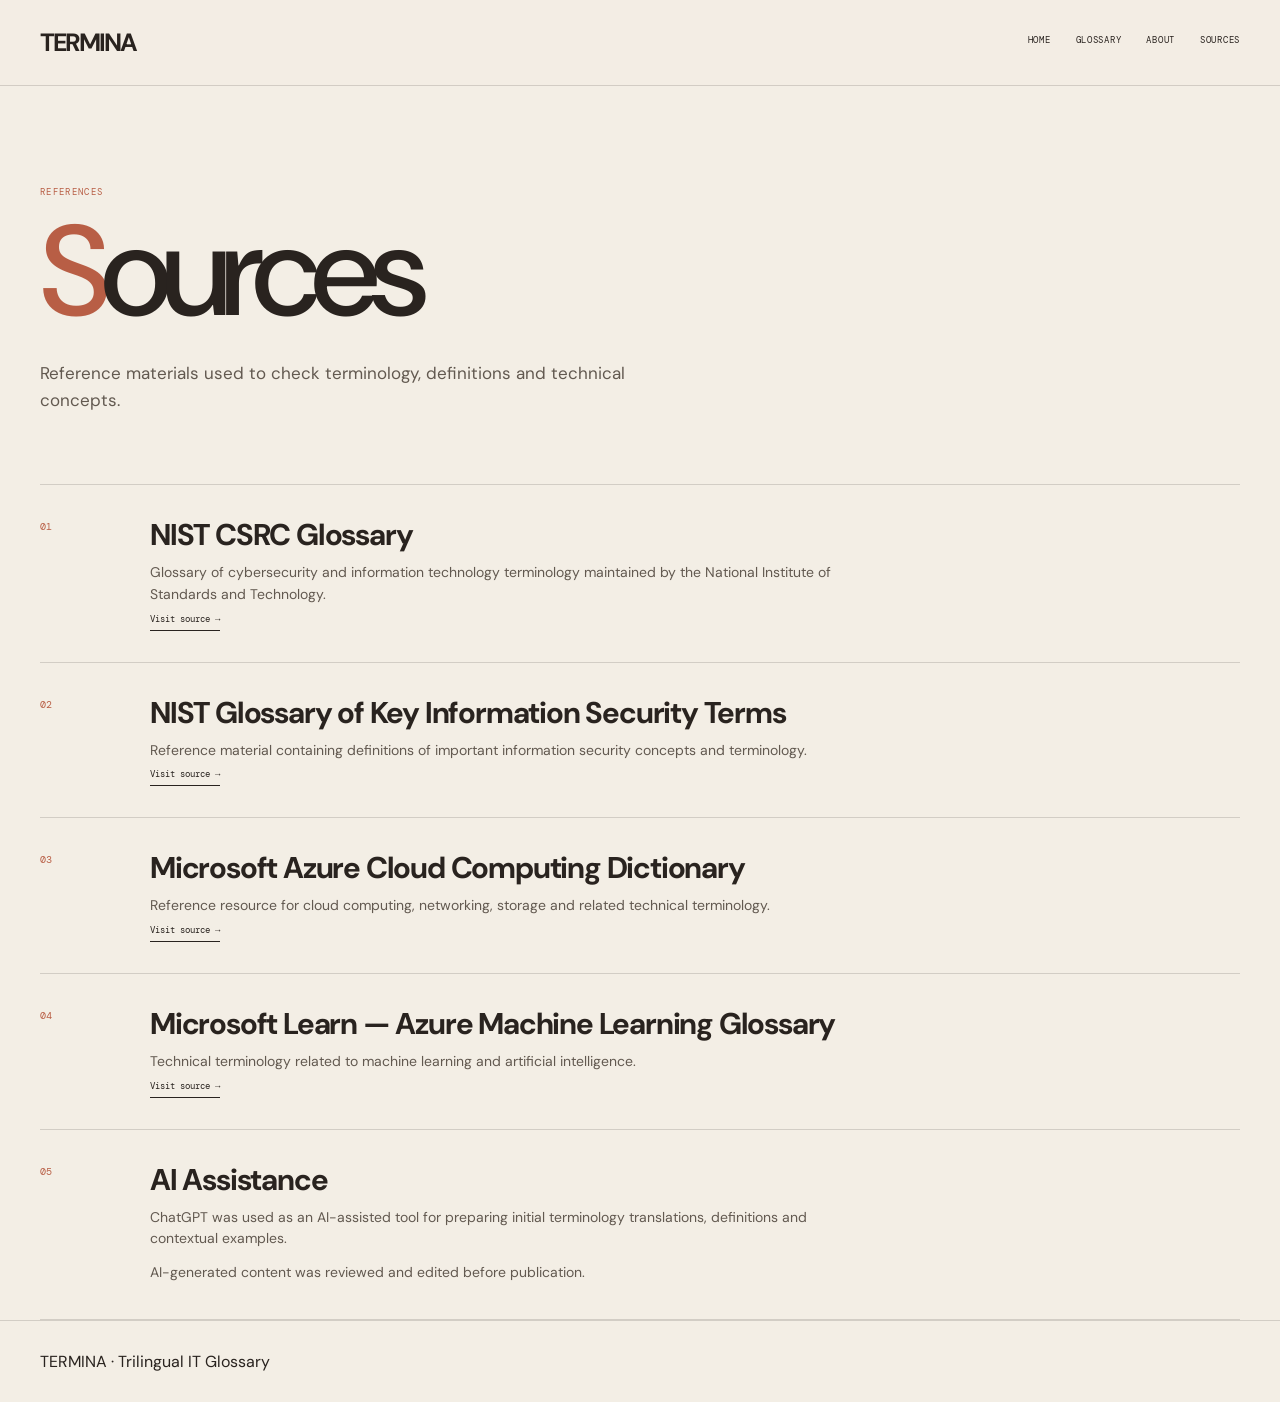
<file: sources.html>
<!DOCTYPE html>
<html lang="en">

<head>

    <meta charset="UTF-8">

    <meta
        name="viewport"
        content="width=device-width, initial-scale=1.0"
    >

    <title>Sources — TERMINA</title>

    <link rel="stylesheet" href="styles.css">

</head>


<body>


<header class="header">

    <div class="container nav">

        <a href="index.html" class="logo">
            TERMINA
        </a>

        <nav>

            <a href="index.html">
                Home
            </a>

            <a href="glossary.html">
                Glossary
            </a>

            <a href="about.html">
                About
            </a>

            <a href="sources.html">
                Sources
            </a>

        </nav>

    </div>

</header>


<main>


<section class="page-header container">

    <p class="eyebrow">
        REFERENCES
    </p>

    <h1>
        Sources
    </h1>

    <p>
        Reference materials used to check terminology,
        definitions and technical concepts.
    </p>

</section>


<section class="sources-list container">


    <article class="source-item">

        <div class="source-number">
            01
        </div>

        <div>

            <h2>
                NIST CSRC Glossary
            </h2>

            <p>
                Glossary of cybersecurity and information
                technology terminology maintained by the
                National Institute of Standards and Technology.
            </p>

            <a
                href="https://csrc.nist.gov/glossary"
                target="_blank"
                rel="noopener"
            >
                Visit source →
            </a>

        </div>

    </article>


    <article class="source-item">

        <div class="source-number">
            02
        </div>

        <div>

            <h2>
                NIST Glossary of Key Information Security Terms
            </h2>

            <p>
                Reference material containing definitions
                of important information security concepts
                and terminology.
            </p>

            <a
                href="https://www.nist.gov/publications/glossary-key-information-security-terms-1"
                target="_blank"
                rel="noopener"
            >
                Visit source →
            </a>

        </div>

    </article>


    <article class="source-item">

        <div class="source-number">
            03
        </div>

        <div>

            <h2>
                Microsoft Azure Cloud Computing Dictionary
            </h2>

            <p>
                Reference resource for cloud computing,
                networking, storage and related technical
                terminology.
            </p>

            <a
                href="https://azure.microsoft.com/en-us/resources/cloud-computing-dictionary/"
                target="_blank"
                rel="noopener"
            >
                Visit source →
            </a>

        </div>

    </article>


    <article class="source-item">

        <div class="source-number">
            04
        </div>

        <div>

            <h2>
                Microsoft Learn — Azure Machine Learning Glossary
            </h2>

            <p>
                Technical terminology related to machine
                learning and artificial intelligence.
            </p>

            <a
                href="https://learn.microsoft.com/en-us/azure/machine-learning/azure-machine-learning-glossary"
                target="_blank"
                rel="noopener"
            >
                Visit source →
            </a>

        </div>

    </article>


    <article class="source-item">

        <div class="source-number">
            05
        </div>

        <div>

            <h2>
                AI Assistance
            </h2>

            <p>
                ChatGPT was used as an AI-assisted tool for
                preparing initial terminology translations,
                definitions and contextual examples.
            </p>

            <p class="source-note">
                AI-generated content was reviewed and edited
                before publication.
            </p>

        </div>

    </article>


</section>


</main>


<footer>

    <div class="container">
        TERMINA · Trilingual IT Glossary
    </div>

</footer>


</body>
</html>
</file>
<file: styles.css>
@import url('https://fonts.googleapis.com/css2?family=DM+Mono:wght@400;500&family=DM+Sans:wght@400;500;600;700&family=Fraunces:opsz,wght@9..144,300;9..144,400;9..144,500&display=swap');


/* =========================================================
   TERMINA
   Main stylesheet
========================================================= */


/* =========================================================
   VARIABLES
========================================================= */

:root {

    --cream: #f3eee5;
    --cream-light: #faf7f1;
    --paper: #fffdf8;

    --ink: #29231f;
    --ink-soft: #625950;

    --terracotta: #b85e45;
    --terracotta-dark: #873d2e;
    --terracotta-light: #e5c4b7;

    --line: rgba(41, 35, 31, 0.16);
    --line-dark: rgba(243, 238, 229, 0.18);

    --sans: "DM Sans", Arial, sans-serif;
    --serif: "Fraunces", Georgia, serif;
    --mono: "DM Mono", monospace;
}


/* =========================================================
   RESET
========================================================= */

* {
    margin: 0;
    padding: 0;
    box-sizing: border-box;
}

html {
    scroll-behavior: smooth;
}

body {
    background: var(--cream);
    color: var(--ink);
    font-family: var(--sans);
    overflow-x: hidden;
}

body::selection {
    background: var(--terracotta);
    color: var(--cream);
}

a {
    color: inherit;
    text-decoration: none;
}

button,
input {
    font-family: inherit;
}

button {
    cursor: pointer;
}

img {
    max-width: 100%;
    display: block;
}

.container {
    width: min(1380px, calc(100% - 80px));
    margin: 0 auto;
}


/* =========================================================
   SUBTLE GRAIN
========================================================= */

.page-noise {
    position: fixed;
    inset: 0;

    pointer-events: none;

    z-index: 9999;

    opacity: 0.025;

    background-image:
        url("data:image/svg+xml,%3Csvg viewBox='0 0 180 180' xmlns='http://www.w3.org/2000/svg'%3E%3Cfilter id='n'%3E%3CfeTurbulence type='fractalNoise' baseFrequency='.8' numOctaves='4' stitchTiles='stitch'/%3E%3C/filter%3E%3Crect width='100%25' height='100%25' filter='url(%23n)' opacity='.45'/%3E%3C/svg%3E");
}


/* =========================================================
   HEADER
========================================================= */

.header {
    position: relative;

    width: 100%;

    z-index: 100;

    padding: 26px 0;

    background: rgba(243, 238, 229, 0.97);

    border-bottom: 1px solid var(--line);
}

.nav {
    display: flex;

    align-items: center;

    justify-content: space-between;

    gap: 30px;
}

.logo {
    flex-shrink: 0;

    font-size: 25px;

    font-weight: 700;

    letter-spacing: -0.08em;

    transition:
        transform 0.3s ease,
        color 0.3s ease;
}

.logo span {
    color: var(--terracotta);
}

.logo:hover {
    transform: translateY(-2px);
}

.nav-center {
    display: flex;

    gap: 24px;

    font-family: var(--mono);

    font-size: 9px;

    letter-spacing: 0.13em;

    color: var(--ink-soft);
}

.nav nav {
    display: flex;

    align-items: center;

    gap: 25px;

    font-family: var(--mono);

    font-size: 9px;

    text-transform: uppercase;

    letter-spacing: 0.08em;
}

.nav nav a {
    position: relative;

    padding-bottom: 6px;

    color: var(--ink);
}

.nav nav a::after {
    content: "";

    position: absolute;

    left: 0;
    bottom: 0;

    width: 0;
    height: 1px;

    background: var(--terracotta);

    transition: width 0.3s ease;
}

.nav nav a:hover::after,
.nav nav a.active::after {
    width: 100%;
}


/* =========================================================
   GENERAL TEXT
========================================================= */

.eyebrow {
    font-family: var(--mono);

    font-size: 9px;

    letter-spacing: 0.15em;

    color: var(--terracotta);

    text-transform: uppercase;
}


/* =========================================================
   HOME HERO
========================================================= */

.hero {
    position: relative;

    min-height: calc(100vh - 78px);

    display: flex;

    align-items: center;

    overflow: hidden;

    border-bottom: 1px solid var(--line);
}

.hero-inner {
    position: relative;

    z-index: 2;

    width: min(1380px, calc(100% - 80px));

    margin: 0 auto;

    padding: 70px 0 90px;
}

.hero-meta {
    display: flex;

    justify-content: space-between;

    margin-bottom: 75px;

    font-family: var(--mono);

    font-size: 9px;

    letter-spacing: 0.13em;

    color: var(--ink-soft);
}

.hero-title-wrap {
    position: relative;
}

.hero-small {
    display: flex;

    gap: 20px;

    margin-bottom: 25px;

    font-family: var(--mono);

    font-size: 9px;

    letter-spacing: 0.12em;

    color: var(--terracotta);

    animation: fadeUp 0.8s ease both;
}

.hero-small span {
    color: var(--ink-soft);
}

.hero-title {
    margin-left: -12px;

    font-size: clamp(105px, 19vw, 290px);

    line-height: 0.73;

    letter-spacing: -0.095em;

    font-weight: 600;

    animation: titleReveal 1.2s cubic-bezier(.16, 1, .3, 1) both;
}

.hero-title span {
    font-family: var(--serif);

    font-weight: 300;

    font-style: italic;

    color: var(--terracotta);
}

.hero-line {
    width: 100%;

    height: 1px;

    margin-top: 45px;

    background: var(--line);

    transform-origin: left;

    animation: lineReveal 1.2s 0.3s ease both;
}

.hero-description {
    max-width: 470px;

    margin-top: 27px;

    margin-left: auto;

    font-size: 17px;

    line-height: 1.6;

    color: var(--ink-soft);

    animation: fadeUp 1s 0.4s ease both;
}

.hero-description strong {
    color: var(--ink);
}

.hero-bottom {
    display: flex;

    align-items: center;

    justify-content: space-between;

    margin-top: 70px;

    animation: fadeUp 1s 0.6s ease both;
}


/* =========================================================
   HERO BUTTON
========================================================= */

.mega-button {
    position: relative;

    display: inline-flex;

    align-items: center;

    gap: 35px;

    padding: 19px 22px;

    background: var(--ink);

    color: var(--cream);

    font-family: var(--mono);

    font-size: 10px;

    letter-spacing: 0.08em;

    overflow: hidden;

    transition:
        transform 0.35s ease,
        background 0.35s ease;
}

.mega-button::before {
    content: "";

    position: absolute;

    top: 0;
    left: -100%;

    width: 100%;
    height: 100%;

    background: var(--terracotta);

    transition: left 0.4s ease;

    z-index: 0;
}

.mega-button span {
    position: relative;
    z-index: 2;
}

.mega-button:hover::before {
    left: 0;
}

.mega-button:hover {
    transform: translateY(-5px);
}

.button-arrow {
    font-size: 19px;
}


/* =========================================================
   LANGUAGE SWITCH
========================================================= */

.language-cycle {
    display: flex;

    gap: 23px;

    font-family: var(--mono);

    font-size: 9px;

    letter-spacing: 0.08em;
}

.language-cycle span {
    opacity: 0.3;

    transition:
        opacity 0.3s ease,
        color 0.3s ease;
}

.language-cycle .active-lang {
    opacity: 1;

    color: var(--terracotta);
}


/* =========================================================
   HOME SCROLL INDICATOR
========================================================= */

.scroll-indicator {
    position: absolute;

    bottom: 28px;
    left: 40px;

    display: flex;

    align-items: center;

    gap: 15px;

    font-family: var(--mono);

    font-size: 8px;

    letter-spacing: 0.13em;

    color: var(--ink-soft);
}

.scroll-indicator div {
    width: 48px;

    height: 1px;

    background: var(--ink);

    animation: scrollLine 2s ease-in-out infinite;
}


/* =========================================================
   IMPORTANT:
   NO DECORATIVE CIRCLES
========================================================= */

.hero-shape,
.hero-orbit,
.shape-one,
.shape-two,
.shape-three,
.orbit-one,
.orbit-two {
    display: none !important;
}


/* =========================================================
   INTRO SECTION
========================================================= */

.intro-section {
    display: grid;

    grid-template-columns: 100px 1fr;

    min-height: 650px;

    padding-top: 150px;
    padding-bottom: 150px;
}

.section-number {
    font-family: var(--mono);

    font-size: 10px;

    color: var(--terracotta);
}

.intro-content {
    max-width: 950px;
}

.intro-content h2 {
    margin-top: 30px;

    font-size: clamp(55px, 7vw, 105px);

    line-height: 0.94;

    letter-spacing: -0.055em;

    font-weight: 500;
}

.intro-content h2 em {
    font-family: var(--serif);

    font-weight: 300;

    color: var(--terracotta);
}

.intro-text {
    max-width: 550px;

    margin-top: 55px;

    margin-left: 25%;

    font-size: 17px;

    line-height: 1.65;

    color: var(--ink-soft);
}

.text-link {
    display: inline-flex;

    gap: 20px;

    margin-top: 40px;

    margin-left: 25%;

    padding-bottom: 7px;

    border-bottom: 1px solid var(--ink);

    font-family: var(--mono);

    font-size: 10px;
}

.text-link span {
    color: var(--terracotta);

    transition: transform 0.3s ease;
}

.text-link:hover span {
    transform: translateX(7px);
}


/* =========================================================
   DARK STATEMENT
========================================================= */

.statement-section {
    padding: 135px 0;

    background: var(--ink);

    color: var(--cream);
}

.statement-top {
    display: flex;

    justify-content: space-between;

    font-family: var(--mono);

    font-size: 9px;

    letter-spacing: 0.12em;

    opacity: 0.5;
}

.statement-section h2 {
    margin-top: 80px;

    font-size: clamp(65px, 12vw, 175px);

    line-height: 0.8;

    letter-spacing: -0.07em;

    font-weight: 500;
}

.statement-section h2 span {
    display: block;

    margin-left: 16%;

    color: var(--terracotta);

    font-family: var(--serif);

    font-weight: 300;

    font-style: italic;
}

.statement-bottom {
    display: flex;

    align-items: flex-end;

    justify-content: space-between;

    margin-top: 90px;
}

.statement-bottom p {
    max-width: 370px;

    color: rgba(243, 238, 229, 0.62);

    font-size: 15px;

    line-height: 1.65;
}

.statement-bottom a {
    display: flex;

    align-items: center;

    gap: 18px;

    font-family: var(--mono);

    font-size: 9px;

    letter-spacing: 0.08em;
}

.statement-bottom a span {
    font-family: var(--serif);

    font-size: 72px;

    font-weight: 300;

    color: var(--cream);
}

.statement-bottom a b {
    color: var(--terracotta);

    font-size: 24px;
}


/* =========================================================
   STATS
========================================================= */

.stats-section {
    display: grid;

    grid-template-columns: repeat(4, 1fr);

    padding-top: 105px;
    padding-bottom: 105px;
}

.stat-big {
    padding-left: 25px;

    border-left: 1px solid var(--line);

    transition:
        transform 0.3s ease,
        padding-left 0.3s ease;
}

.stat-big:hover {
    transform: translateY(-6px);

    padding-left: 32px;
}

.stat-big strong {
    display: block;

    font-family: var(--serif);

    font-size: 76px;

    line-height: 1;

    font-weight: 300;
}

.stat-big strong span {
    color: var(--terracotta);
}

.stat-big small {
    display: block;

    margin-top: 20px;

    font-family: var(--mono);

    font-size: 8px;

    letter-spacing: 0.12em;

    color: var(--ink-soft);
}


/* =========================================================
   FINAL CTA
========================================================= */

.final-cta {
    padding: 150px 0;

    background: var(--terracotta);

    color: var(--cream);
}

.final-cta .eyebrow {
    color: var(--cream);

    opacity: 0.65;
}

.final-cta h2 {
    margin-top: 45px;

    font-size: clamp(75px, 14vw, 190px);

    line-height: 0.78;

    letter-spacing: -0.07em;

    font-weight: 500;
}

.final-cta h2 em {
    font-family: var(--serif);

    font-weight: 300;
}

.circle-button {
    width: 155px;
    height: 155px;

    margin-top: 80px;
    margin-left: 55%;

    display: flex;

    flex-direction: column;

    align-items: center;

    justify-content: center;

    border-radius: 50%;

    background: var(--cream);

    color: var(--ink);

    font-family: var(--mono);

    font-size: 9px;

    transition:
        transform 0.45s cubic-bezier(.16, 1, .3, 1),
        background 0.3s ease;
}

.circle-button b {
    margin-top: 8px;

    color: var(--terracotta);

    font-size: 20px;
}

.circle-button:hover {
    transform: scale(1.1) rotate(7deg);

    background: var(--ink);

    color: var(--cream);
}


/* =========================================================
   GLOSSARY HERO
========================================================= */

.glossary-hero {
    padding-top: 120px;
    padding-bottom: 100px;
}

.glossary-hero-top {
    display: flex;

    justify-content: space-between;

    font-family: var(--mono);

    font-size: 9px;

    letter-spacing: 0.13em;

    color: var(--ink-soft);
}

.glossary-hero h1 {
    max-width: 1150px;

    margin-top: 75px;

    font-size: clamp(70px, 12vw, 175px);

    line-height: 0.78;

    letter-spacing: -0.075em;

    font-weight: 500;
}

.glossary-hero h1 em {
    display: block;

    margin-left: 14%;

    color: var(--terracotta);

    font-family: var(--serif);

    font-weight: 300;

    font-style: italic;
}

.glossary-intro-row {
    display: flex;

    align-items: flex-end;

    justify-content: space-between;

    margin-top: 90px;
}

.glossary-intro-row p {
    max-width: 360px;

    color: var(--ink-soft);

    font-size: 17px;

    line-height: 1.55;
}

.giant-arrow {
    font-family: var(--serif);

    font-size: 70px;

    color: var(--terracotta);

    animation: arrowFloat 2s ease-in-out infinite;
}


/* =========================================================
   SEARCH
========================================================= */

.search-section {
    padding-bottom: 100px;
}

.search-label {
    margin-bottom: 14px;

    font-family: var(--mono);

    font-size: 9px;

    letter-spacing: 0.15em;

    color: var(--terracotta);
}

.search-box {
    display: flex;

    align-items: center;

    gap: 18px;

    padding: 20px 0;

    border-top: 1px solid var(--ink);

    border-bottom: 1px solid var(--ink);
}

.search-icon {
    font-family: var(--serif);

    font-size: 30px;

    color: var(--terracotta);
}

.search-box input {
    flex: 1;

    min-width: 0;

    border: none;

    outline: none;

    background: transparent;

    color: var(--ink);

    font-size: 24px;
}

.search-box input::placeholder {
    color: #9d958d;
}

.search-key {
    font-family: var(--mono);

    font-size: 8px;

    letter-spacing: 0.12em;

    color: var(--ink-soft);

    opacity: 0.6;
}


/* =========================================================
   CATEGORY FILTERS
========================================================= */

.categories {
    display: flex;

    flex-wrap: wrap;

    gap: 8px;

    margin-top: 30px;
}

.category {
    padding: 10px 15px;

    border: 1px solid var(--line);

    background: transparent;

    color: var(--ink);

    font-family: var(--mono);

    font-size: 8px;

    letter-spacing: 0.06em;

    transition:
        background 0.3s ease,
        color 0.3s ease,
        transform 0.3s ease,
        border-color 0.3s ease;
}

.category:hover {
    background: var(--terracotta-light);

    border-color: var(--terracotta-light);

    transform: translateY(-3px);
}

.category.active {
    background: var(--ink);

    border-color: var(--ink);

    color: var(--cream);
}


/* =========================================================
   TERMS SECTION
========================================================= */

.terms-section {
    padding-bottom: 140px;
}

.terms-heading {
    display: flex;

    align-items: flex-end;

    justify-content: space-between;

    margin-bottom: 45px;

    padding-bottom: 25px;

    border-bottom: 1px solid var(--line);
}

.terms-heading h2 {
    margin-top: 10px;

    font-size: 70px;

    line-height: 0.8;

    letter-spacing: -0.06em;

    font-weight: 500;
}

.terms-mark {
    font-family: var(--mono);

    font-size: 9px;

    color: var(--ink-soft);

    opacity: 0.6;
}


/* =========================================================
   GLOSSARY GRID
========================================================= */

.glossary-grid {
    display: grid;

    grid-template-columns: repeat(2, 1fr);

    gap: 2px;

    background: var(--ink);
}


/* =========================================================
   TERM CARD
========================================================= */

.term-card {
    position: relative;

    min-height: 430px;

    padding: 35px;

    background: var(--paper);

    overflow: hidden;

    opacity: 0;

    animation:
        cardReveal
        0.75s
        cubic-bezier(.16, 1, .3, 1)
        forwards;

    transition:
        transform 0.4s cubic-bezier(.16, 1, .3, 1),
        background 0.3s ease;
}

.term-card::before {
    content: "";

    position: absolute;

    top: 0;
    left: 0;

    width: 5px;
    height: 0;

    background: var(--terracotta);

    transition: height 0.4s ease;
}

.term-card::after {
    content: "";

    position: absolute;

    right: -80px;
    bottom: -80px;

    width: 160px;
    height: 160px;

    border: 1px solid var(--terracotta-light);

    border-radius: 50%;

    opacity: 0.45;

    transition:
        transform 0.5s ease,
        opacity 0.3s ease;
}

.term-card:hover {
    transform: translateY(-7px);

    background: #fffaf3;
}

.term-card:hover::before {
    height: 100%;
}

.term-card:hover::after {
    transform: scale(1.8);

    opacity: 0.8;
}

.term-category {
    font-family: var(--mono);

    font-size: 8px;

    letter-spacing: 0.12em;

    color: var(--terracotta);

    text-transform: uppercase;
}

.term-card h2 {
    max-width: 500px;

    margin-top: 35px;

    font-size: clamp(32px, 4vw, 55px);

    line-height: 0.95;

    letter-spacing: -0.055em;

    font-weight: 600;
}


/* =========================================================
   TRANSLATIONS
========================================================= */

.translations {
    display: grid;

    grid-template-columns: 1fr 1fr;

    gap: 20px;

    margin-top: 40px;

    padding-top: 20px;

    border-top: 1px solid var(--line);
}

.translations div {
    display: flex;

    flex-direction: column;

    gap: 6px;
}

.translations span,
.definition > span,
.example > span {
    font-family: var(--mono);

    font-size: 8px;

    letter-spacing: 0.1em;

    color: var(--terracotta);
}

.translations strong {
    font-size: 14px;

    font-weight: 600;
}


/* =========================================================
   DEFINITION
========================================================= */

.definition {
    margin-top: 28px;
}

.definition p,
.example p {
    max-width: 560px;

    margin-top: 8px;

    color: var(--ink-soft);

    font-size: 14px;

    line-height: 1.55;
}


/* =========================================================
   EXAMPLE
========================================================= */

.example {
    margin-top: 22px;

    padding-top: 18px;

    border-top: 1px dashed var(--line);
}

.example p {
    font-family: var(--serif);

    font-size: 16px;

    font-style: italic;
}


/* =========================================================
   NO RESULTS
========================================================= */

.no-results {
    grid-column: 1 / -1;

    padding: 110px 30px;

    background: var(--paper);

    text-align: center;
}

.no-results h2 {
    font-family: var(--serif);

    font-size: 52px;

    font-weight: 300;
}

.no-results p {
    margin-top: 15px;

    color: var(--ink-soft);
}


/* =========================================================
   INNER PAGES
   ABOUT / SOURCES
========================================================= */

main > .page-header {
    width: min(1380px, calc(100% - 80px));

    margin: 0 auto;

    padding-top: 100px;

    padding-bottom: 70px;
}

.page-header .eyebrow {
    margin-bottom: 22px;
}

.page-header h1 {
    max-width: 1000px;

    font-size: clamp(65px, 10vw, 140px);

    line-height: 0.82;

    letter-spacing: -0.07em;

    font-weight: 500;
}

.page-header h1::first-letter {
    color: var(--terracotta);
}

.page-header p:not(.eyebrow) {
    max-width: 650px;

    margin-top: 35px;

    color: var(--ink-soft);

    font-size: 17px;

    line-height: 1.6;
}


/* =========================================================
   GENERIC CONTENT
========================================================= */

main > section:not(.hero):not(.statement-section):not(.final-cta) {
    position: relative;
}

.intro,
.about-section,
.sources-section,
.content-section {
    padding-top: 80px;

    padding-bottom: 100px;
}


/* =========================================================
   ABOUT / WORKFLOW
========================================================= */

.workflow {
    display: grid;

    grid-template-columns: repeat(5, 1fr);

    border-top: 1px solid var(--line);

    border-bottom: 1px solid var(--line);
}

.workflow-item {
    min-height: 220px;

    padding: 28px;

    border-right: 1px solid var(--line);

    transition:
        background 0.3s ease,
        transform 0.3s ease;
}

.workflow-item:last-child {
    border-right: none;
}

.workflow-item:hover {
    background: var(--paper);

    transform: translateY(-5px);
}

.workflow-number {
    font-family: var(--mono);

    font-size: 10px;

    color: var(--terracotta);
}

.workflow-item h3 {
    margin-top: 55px;

    font-size: 20px;

    letter-spacing: -0.03em;
}

.workflow-item p {
    margin-top: 12px;

    color: var(--ink-soft);

    font-size: 13px;

    line-height: 1.5;
}


/* =========================================================
   SOURCE LIST
========================================================= */

.sources-list {
    border-top: 1px solid var(--line);
}

.source-item {
    position: relative;

    display: grid;

    grid-template-columns: 80px 1fr auto;

    gap: 30px;

    align-items: start;

    padding: 35px 0;

    border-bottom: 1px solid var(--line);

    transition:
        padding-left 0.35s ease,
        background 0.35s ease;
}

.source-item:hover {
    padding-left: 18px;
}

.source-number {
    font-family: var(--mono);

    font-size: 10px;

    color: var(--terracotta);
}

.source-item h2 {
    font-size: 30px;

    line-height: 1;

    letter-spacing: -0.04em;
}

.source-item p {
    max-width: 700px;

    margin-top: 12px;

    color: var(--ink-soft);

    font-size: 14px;

    line-height: 1.55;
}

.source-item a {
    padding-bottom: 5px;

    border-bottom: 1px solid var(--ink);

    font-family: var(--mono);

    font-size: 9px;

    white-space: nowrap;

    transition:
        color 0.3s ease,
        border-color 0.3s ease;
}

.source-item a:hover {
    color: var(--terracotta);

    border-color: var(--terracotta);
}


/* =========================================================
   GENERIC CARDS
========================================================= */

.card-grid {
    display: grid;

    grid-template-columns: repeat(2, 1fr);

    gap: 2px;

    background: var(--ink);
}

.info-card {
    padding: 40px;

    background: var(--paper);

    transition:
        transform 0.35s ease,
        background 0.35s ease;
}

.info-card:hover {
    transform: translateY(-5px);

    background: #fffaf3;
}

.info-card h2 {
    margin-top: 25px;

    font-size: 35px;

    line-height: 1;

    letter-spacing: -0.04em;
}

.info-card p {
    margin-top: 20px;

    color: var(--ink-soft);

    line-height: 1.6;
}


/* =========================================================
   FOOTER
========================================================= */

footer {
    border-top: 1px solid var(--line);

    padding: 30px 0;

    background: var(--cream);
}

.footer-inner {
    display: flex;

    align-items: center;

    justify-content: space-between;

    gap: 20px;

    font-family: var(--mono);

    font-size: 8px;

    letter-spacing: 0.08em;

    color: var(--ink-soft);
}

.footer-inner span:first-child {
    font-family: var(--sans);

    font-size: 15px;

    font-weight: 700;

    letter-spacing: -0.05em;

    color: var(--ink);
}


/* =========================================================
   ANIMATIONS
========================================================= */

@keyframes titleReveal {

    0% {
        opacity: 0;

        transform:
            translateY(60px)
            scale(0.97);
    }

    100% {
        opacity: 1;

        transform:
            translateY(0)
            scale(1);
    }
}


@keyframes fadeUp {

    0% {
        opacity: 0;

        transform: translateY(25px);
    }

    100% {
        opacity: 1;

        transform: translateY(0);
    }
}


@keyframes lineReveal {

    0% {
        transform: scaleX(0);
    }

    100% {
        transform: scaleX(1);
    }
}


@keyframes cardReveal {

    0% {
        opacity: 0;

        transform:
            translateY(35px)
            scale(0.98);
    }

    100% {
        opacity: 1;

        transform:
            translateY(0)
            scale(1);
    }
}


@keyframes scrollLine {

    0%,
    100% {
        width: 25px;
    }

    50% {
        width: 55px;
    }
}


@keyframes arrowFloat {

    0%,
    100% {
        transform: translateY(0);
    }

    50% {
        transform: translateY(9px);
    }
}


/* =========================================================
   RESPONSIVE — TABLET
========================================================= */

@media (max-width: 1000px) {

    .container {
        width: min(100% - 50px, 800px);
    }

    .hero-inner {
        width: min(100% - 50px, 800px);
    }

    .nav-center {
        display: none;
    }

    .hero-title {
        font-size: clamp(85px, 18vw, 170px);
    }

    .intro-section {
        grid-template-columns: 60px 1fr;
    }

    .stats-section {
        grid-template-columns: 1fr 1fr;

        gap: 55px 30px;
    }

    .workflow {
        grid-template-columns: 1fr 1fr;
    }

    .workflow-item:nth-child(2) {
        border-right: none;
    }

    .workflow-item:nth-child(3) {
        border-top: 1px solid var(--line);
    }

    .workflow-item:nth-child(4) {
        border-top: 1px solid var(--line);
        border-right: none;
    }

    .workflow-item:nth-child(5) {
        border-top: 1px solid var(--line);
    }

    .glossary-grid {
        grid-template-columns: 1fr;
    }

    .card-grid {
        grid-template-columns: 1fr;
    }

    .source-item {
        grid-template-columns: 60px 1fr;
    }

    .source-item a {
        grid-column: 2;
        justify-self: start;
    }
}


/* =========================================================
   RESPONSIVE — MOBILE
========================================================= */

@media (max-width: 650px) {

    .container {
        width: calc(100% - 30px);
    }

    .header {
        padding: 20px 0;
    }

    .nav {
        gap: 15px;
    }

    .logo {
        font-size: 21px;
    }

    .nav nav {
        gap: 12px;

        font-size: 8px;
    }

    .nav nav a:nth-child(3),
    .nav nav a:nth-child(4) {
        display: none;
    }

    .hero {
        min-height: 780px;
    }

    .hero-inner {
        width: calc(100% - 30px);

        padding-top: 50px;
    }

    .hero-meta {
        margin-bottom: 55px;

        font-size: 8px;
    }

    .hero-title {
        margin-left: -4px;

        font-size: 25vw;
    }

    .hero-small {
        flex-direction: column;

        gap: 5px;

        font-size: 8px;
    }

    .hero-description {
        margin-left: 0;

        font-size: 15px;
    }

    .hero-bottom {
        align-items: flex-start;

        flex-direction: column;

        gap: 30px;

        margin-top: 55px;
    }

    .language-cycle {
        gap: 12px;

        font-size: 8px;
    }

    .scroll-indicator {
        left: 15px;
    }

    .intro-section {
        display: block;

        padding-top: 100px;
        padding-bottom: 100px;
    }

    .section-number {
        margin-bottom: 40px;
    }

    .intro-content h2 {
        font-size: 55px;
    }

    .intro-text {
        margin-left: 0;

        font-size: 15px;
    }

    .text-link {
        margin-left: 0;
    }

    .statement-section {
        padding: 90px 0;
    }

    .statement-section h2 {
        margin-top: 55px;

        font-size: 62px;
    }

    .statement-section h2 span {
        margin-left: 0;
    }

    .statement-bottom {
        align-items: flex-start;

        flex-direction: column;

        gap: 45px;

        margin-top: 60px;
    }

    .statement-bottom a span {
        font-size: 60px;
    }

    .stats-section {
        grid-template-columns: 1fr 1fr;

        gap: 45px 20px;

        padding-top: 80px;
        padding-bottom: 80px;
    }

    .stat-big {
        padding-left: 15px;
    }

    .stat-big strong {
        font-size: 52px;
    }

    .final-cta {
        padding: 100px 0;
    }

    .final-cta h2 {
        font-size: 70px;
    }

    .circle-button {
        width: 135px;
        height: 135px;

        margin-top: 60px;
        margin-left: auto;
        margin-right: 10px;
    }

    .glossary-hero {
        padding-top: 90px;
        padding-bottom: 70px;
    }

    .glossary-hero h1 {
        margin-top: 55px;

        font-size: 64px;
    }

    .glossary-hero h1 em {
        margin-left: 0;
    }

    .glossary-intro-row {
        margin-top: 55px;
    }

    .giant-arrow {
        font-size: 50px;
    }

    .search-box input {
        font-size: 17px;
    }

    .search-key {
        display: none;
    }

    .categories {
        gap: 6px;
    }

    .category {
        padding: 8px 11px;

        font-size: 7px;
    }

    .terms-heading {
        align-items: flex-start;

        flex-direction: column;

        gap: 20px;
    }

    .terms-heading h2 {
        font-size: 55px;
    }

    .term-card {
        min-height: auto;

        padding: 25px;
    }

    .term-card h2 {
        font-size: 38px;
    }

    .translations {
        grid-template-columns: 1fr;

        gap: 15px;
    }

    .page-header {
        padding-top: 75px;
        padding-bottom: 55px;
    }

    main > .page-header {
        width: calc(100% - 30px);
    }

    .page-header h1 {
        font-size: 62px;
    }

    .page-header p:not(.eyebrow) {
        font-size: 15px;
    }

    .workflow {
        grid-template-columns: 1fr;
    }

    .workflow-item {
        min-height: auto;

        border-right: none !important;

        border-bottom: 1px solid var(--line);
    }

    .workflow-item:last-child {
        border-bottom: none;
    }

    .source-item {
        grid-template-columns: 40px 1fr;

        gap: 15px;

        padding: 25px 0;
    }

    .source-item h2 {
        font-size: 23px;
    }

    .source-item p {
        font-size: 13px;
    }

    .footer-inner {
        align-items: flex-start;

        flex-direction: column;

        gap: 12px;
    }
}


/* =========================================================
   REDUCED MOTION
========================================================= */

@media (prefers-reduced-motion: reduce) {

    html {
        scroll-behavior: auto;
    }

    *,
    *::before,
    *::after {
        animation-duration: 0.01ms !important;

        animation-iteration-count: 1 !important;

        transition-duration: 0.01ms !important;
    }
}
</file>
